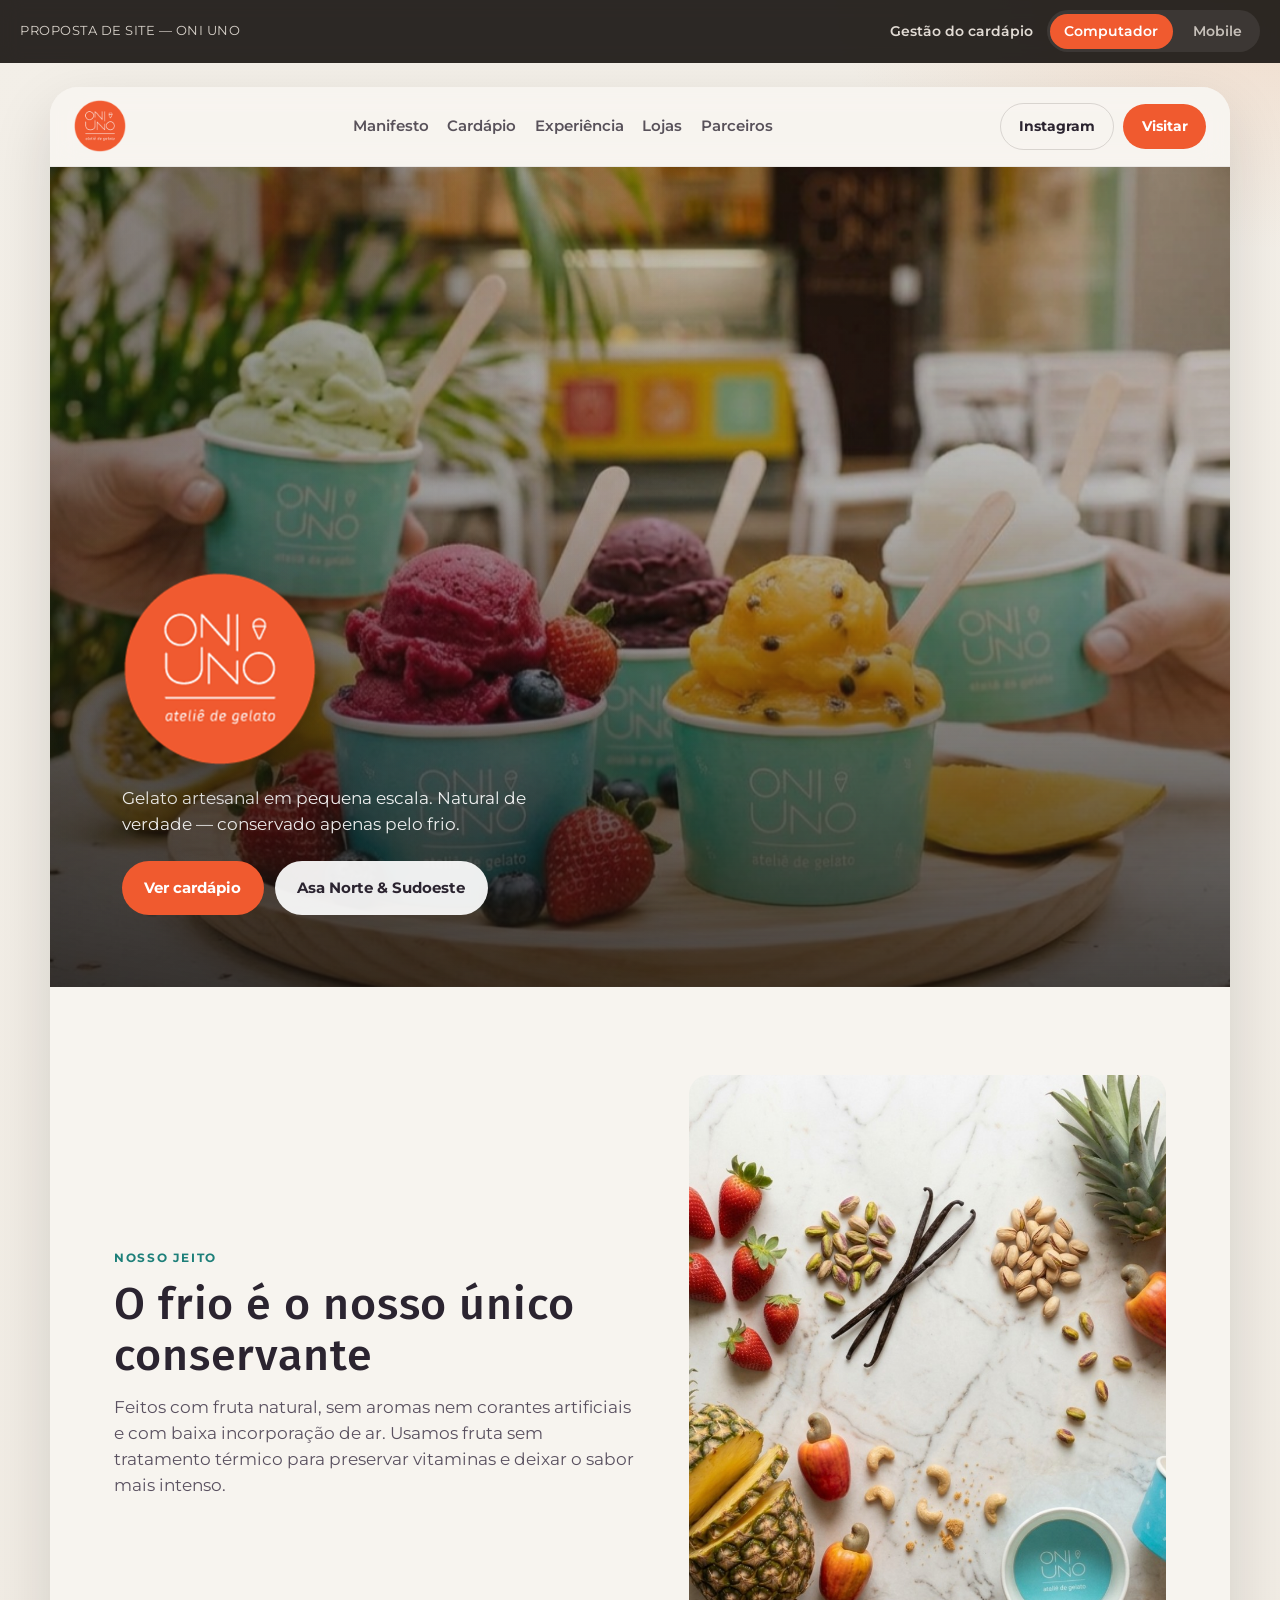
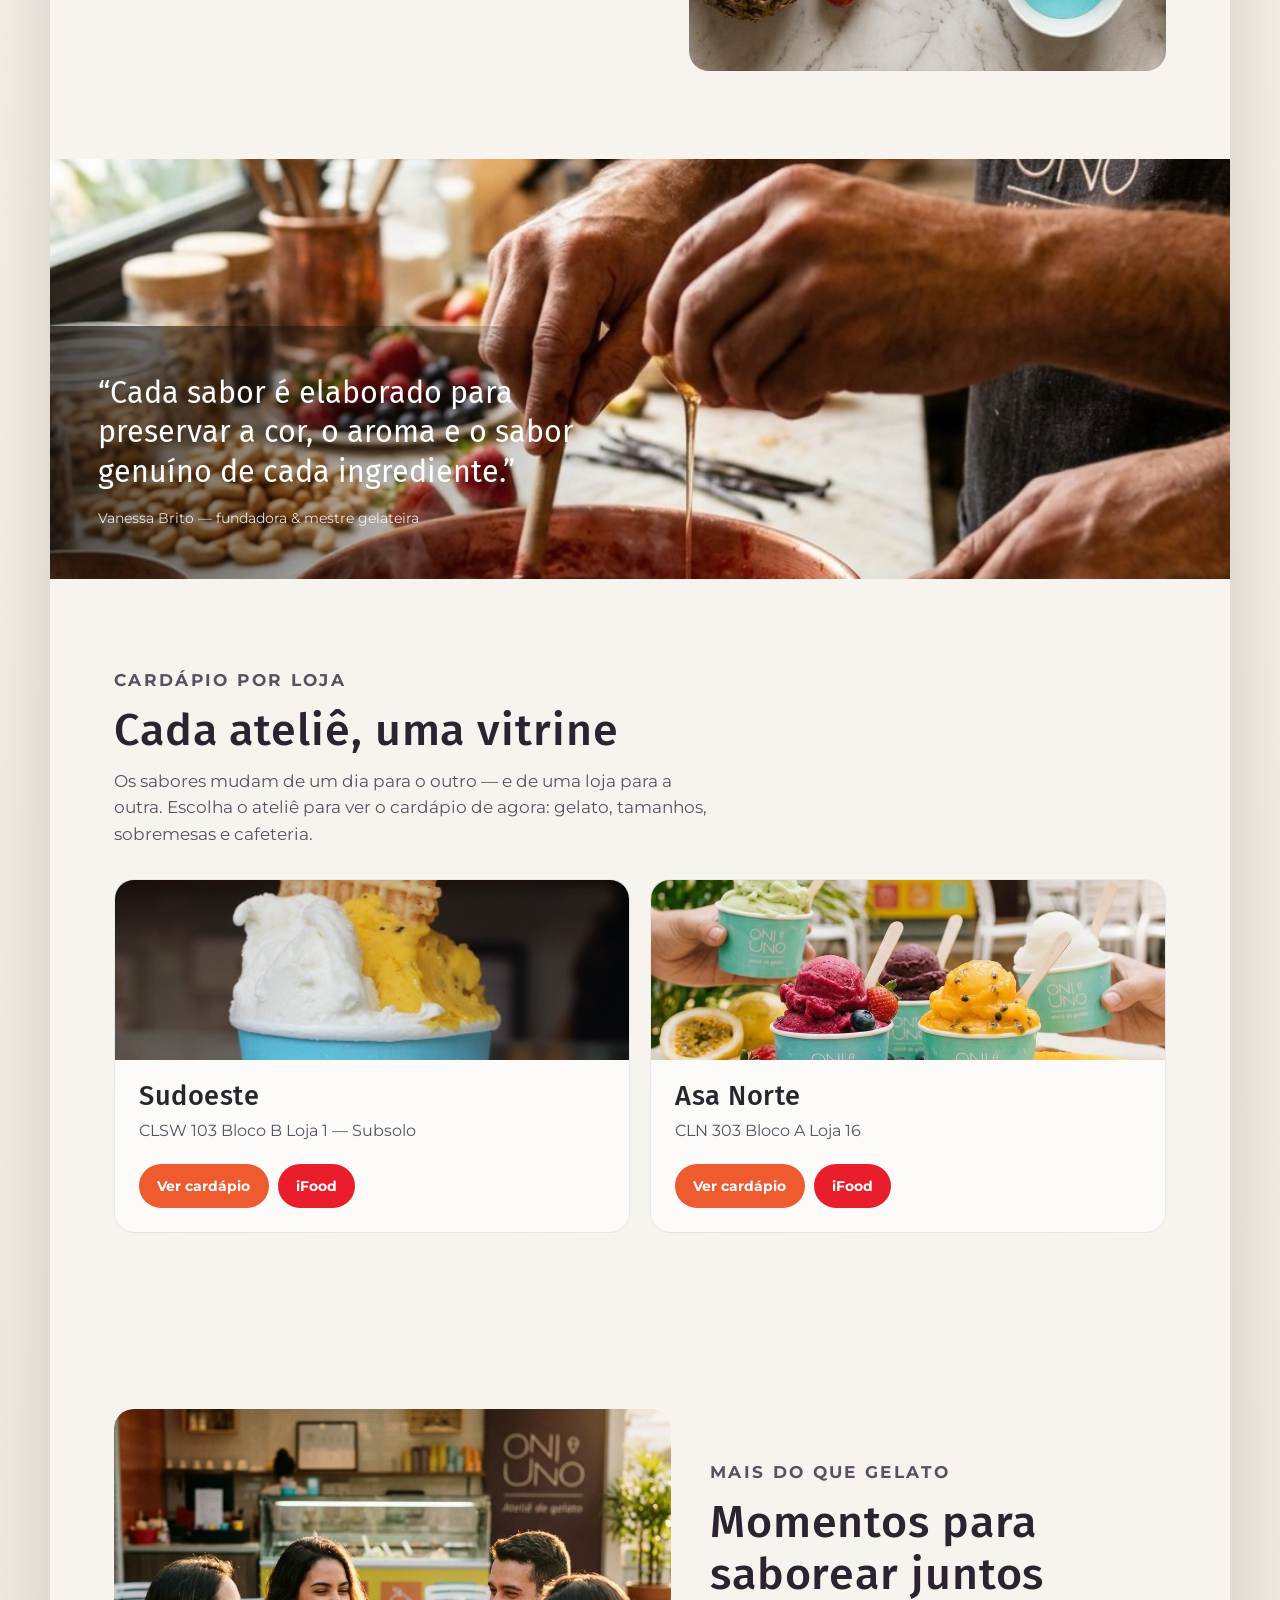
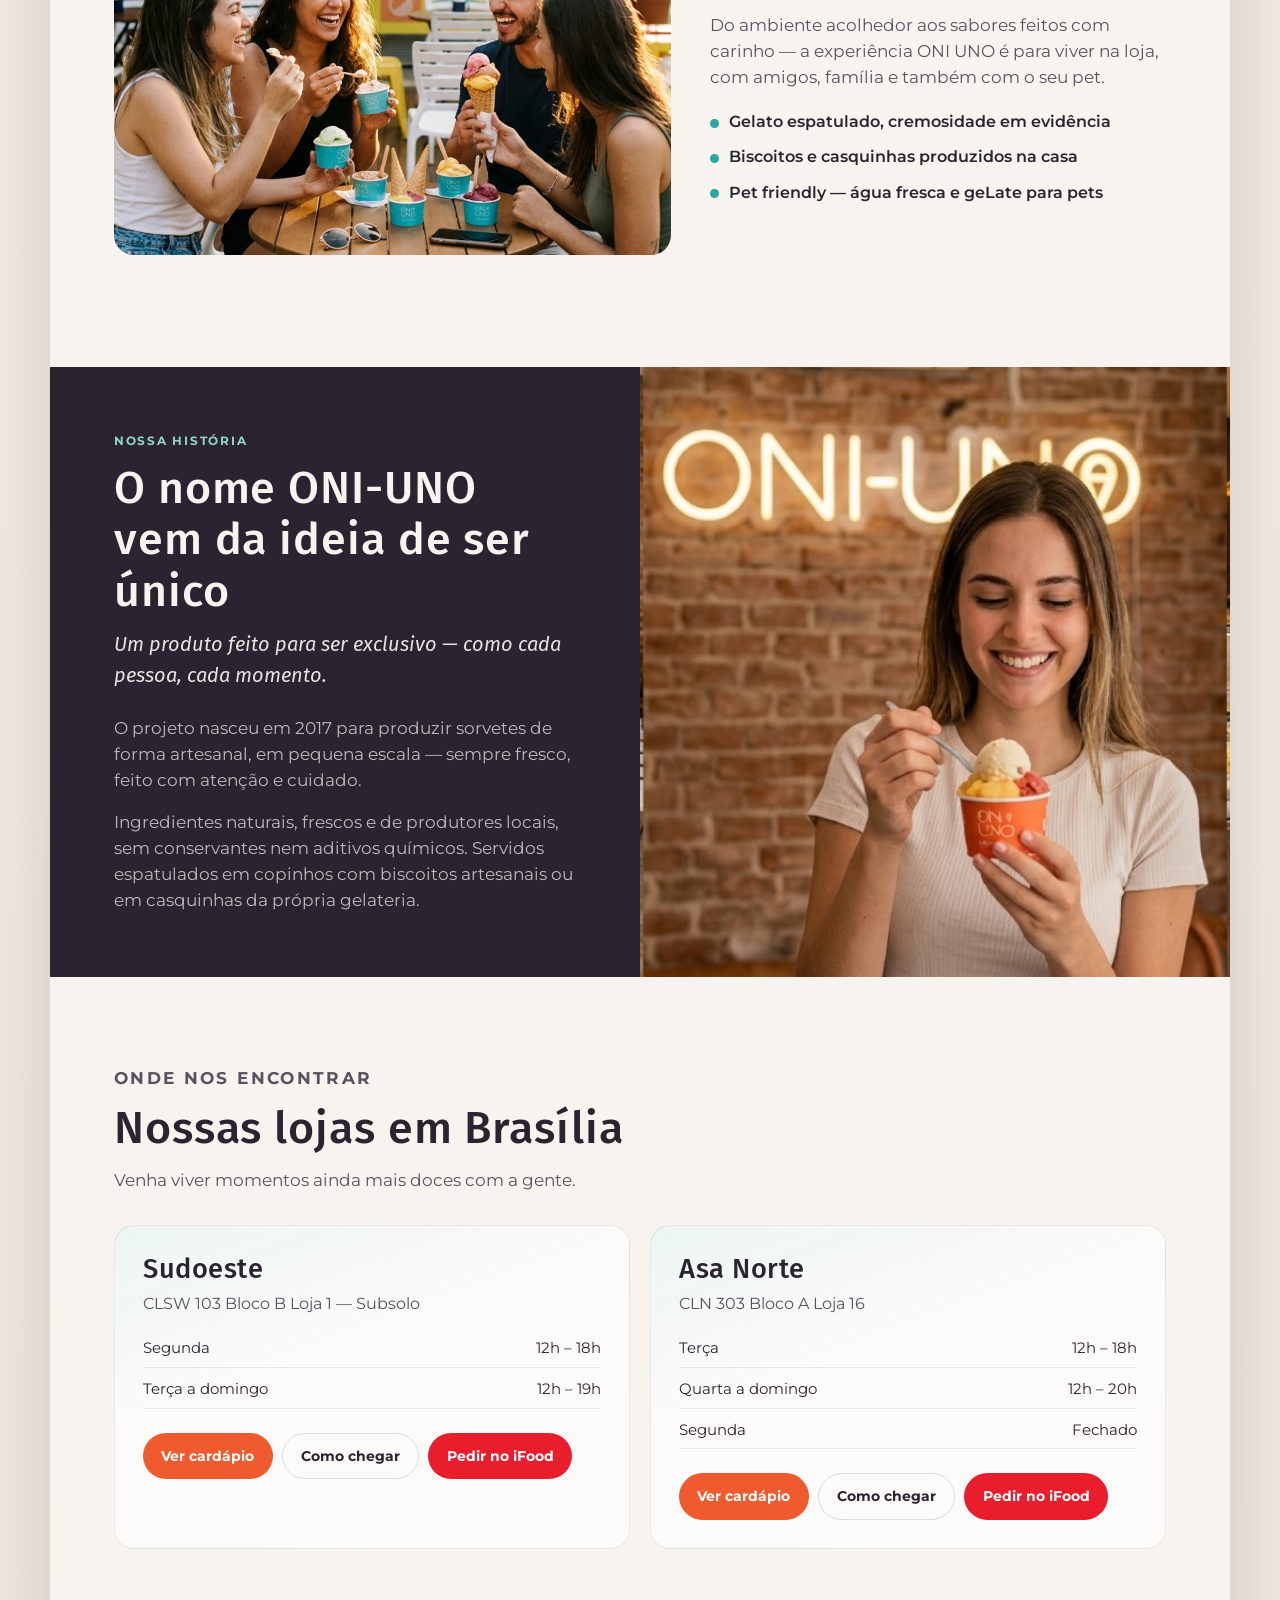
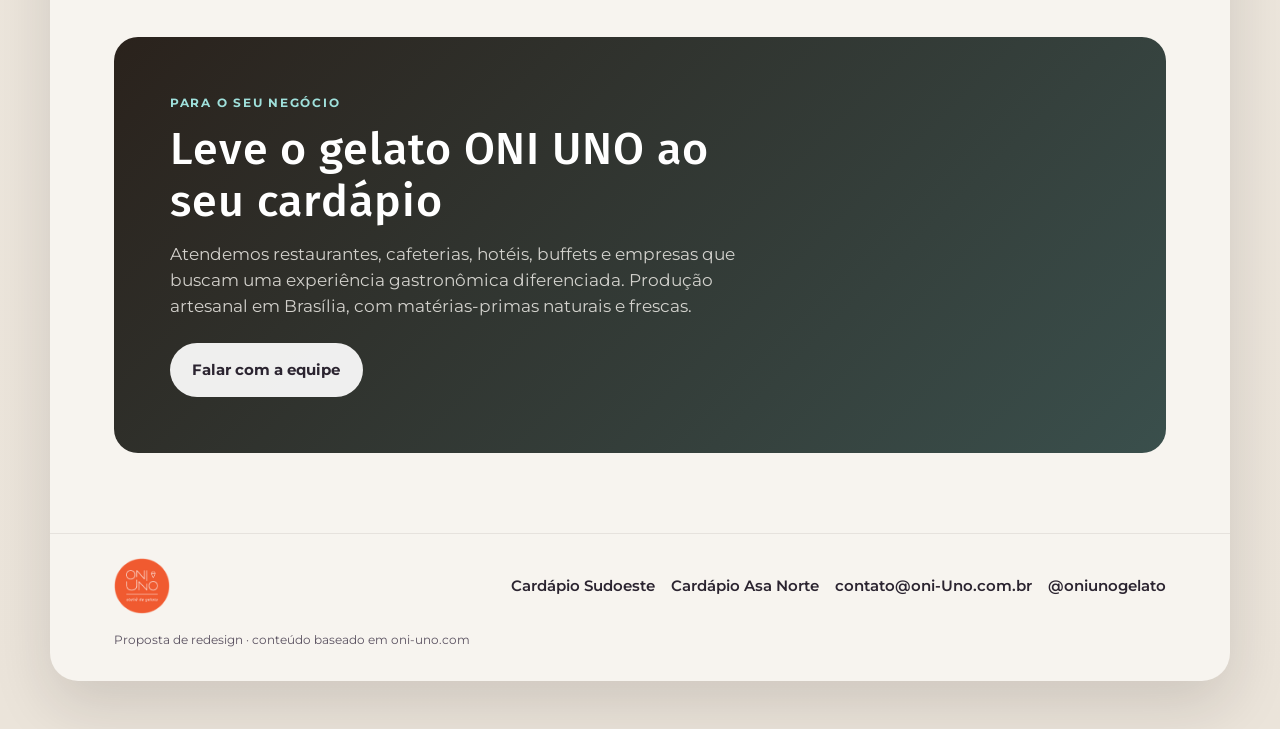
<file: index.html>
<!DOCTYPE html>
<html lang="pt-BR">
<head>
  <meta charset="UTF-8" />
  <meta name="viewport" content="width=device-width, initial-scale=1.0" />
  <title>ONI UNO — Ateliê de Gelato | Proposta de Site</title>
  <meta name="description" content="Gelato artesanal em Brasília. Feito em pequena escala, com ingredientes naturais. O frio é o nosso único conservante." />
  <link rel="preconnect" href="https://fonts.googleapis.com" />
  <link rel="preconnect" href="https://fonts.gstatic.com" crossorigin />
  <link href="https://fonts.googleapis.com/css2?family=Fira+Sans:ital,wght@0,300;0,400;0,500;0,600;0,700;1,400;1,500&family=Montserrat:ital,wght@0,300;0,400;0,500;0,600;0,700;1,400&display=swap" rel="stylesheet" />
  <meta http-equiv="Cache-Control" content="no-cache, no-store, must-revalidate" />
  <link rel="stylesheet" href="styles.css?v=14" />
</head>
<body>
  <div class="proposal-bar" role="region" aria-label="Controles da proposta">
    <span class="proposal-bar__label">Proposta de site — ONI UNO</span>
    <div class="proposal-bar__right">
      <a class="proposal-bar__link" href="gestao.html">Gestão do cardápio</a>
      <div class="proposal-bar__toggles" role="group" aria-label="Pré-visualizar layout">
        <button type="button" class="proposal-bar__btn is-active" data-viewport="desktop">Computador</button>
        <button type="button" class="proposal-bar__btn" data-viewport="mobile">Mobile</button>
      </div>
    </div>
  </div>

  <div class="viewport-shell" data-viewport="desktop">
    <div class="site-frame">
      <header class="site-header" id="topo">
        <a class="logo" href="#topo" aria-label="ONI UNO — início">
          <img class="logo__img" src="images/logo-oni-uno.png" alt="ONI UNO ateliê de gelato" width="52" height="52" />
        </a>

        <nav class="nav" aria-label="Principal">
          <a href="#manifesto">Manifesto</a>
          <a href="#cardapio">Cardápio</a>
          <a href="#experiencia">Experiência</a>
          <a href="#lojas">Lojas</a>
          <a href="#parceiros">Parceiros</a>
        </nav>

        <div class="header-actions">
          <a class="btn btn--ghost" href="https://www.instagram.com/oniunogelato" target="_blank" rel="noopener">Instagram</a>
          <a class="btn btn--solid" href="#lojas">Visitar</a>
          <button type="button" class="nav-toggle" aria-label="Abrir menu" aria-expanded="false">
            <span></span><span></span>
          </button>
        </div>
      </header>

      <div class="mobile-nav" hidden>
        <a href="#manifesto">Manifesto</a>
        <a href="#cardapio">Cardápio</a>
        <a href="#experiencia">Experiência</a>
        <a href="#lojas">Lojas</a>
        <a href="#parceiros">Parceiros</a>
        <a class="btn btn--solid" href="#lojas">Visitar uma loja</a>
      </div>

      <main>
        <!-- HERO: brand-first, full-bleed, minimal -->
        <section class="hero">
          <div class="hero__media" aria-hidden="true">
            <img src="images/lifestyle-mesa.jpg" alt="" class="hero__img" />
            <div class="hero__veil"></div>
          </div>
          <div class="hero__content">
            <h1 class="hero__brand">
              <img class="hero__logo" src="images/logo-oni-uno.png" alt="ONI UNO ateliê de gelato" width="196" height="196" />
            </h1>
            <p class="hero__lead">Gelato artesanal em pequena escala. Natural de verdade — conservado apenas pelo frio.</p>
            <div class="hero__cta">
              <a class="btn btn--solid btn--lg" href="#cardapio">Ver cardápio</a>
              <a class="btn btn--light btn--lg" href="#lojas">Asa Norte &amp; Sudoeste</a>
            </div>
          </div>
        </section>

        <section class="manifesto" id="manifesto">
          <div class="manifesto__copy reveal">
            <p class="eyebrow">Nosso jeito</p>
            <h2>O frio é o nosso único conservante</h2>
            <p>Feitos com fruta natural, sem aromas nem corantes artificiais e com baixa incorporação de ar. Usamos fruta sem tratamento térmico para preservar vitaminas e deixar o sabor mais intenso.</p>
          </div>
          <figure class="manifesto__figure reveal">
            <img src="images/ingredientes.jpg" alt="Ingredientes frescos e copinhos ONI UNO sobre mármore" />
          </figure>
        </section>

        <section class="story-strip reveal">
          <img src="images/cozinha.jpg" alt="Preparação artesanal de base de frutas em panela de cobre" />
          <blockquote>
            <p>“Cada sabor é elaborado para preservar a cor, o aroma e o sabor genuíno de cada ingrediente.”</p>
            <cite>Vanessa Brito — fundadora &amp; mestre gelateira</cite>
          </blockquote>
        </section>

        <section class="cardapio-hub" id="cardapio">
          <div class="section-head reveal">
            <p class="eyebrow">Cardápio por loja</p>
            <h2>Cada ateliê, uma vitrine</h2>
            <p>Os sabores mudam de um dia para o outro — e de uma loja para a outra. Escolha o ateliê para ver o cardápio de agora: gelato, tamanhos, sobremesas e cafeteria.</p>
          </div>

          <div class="store-grid reveal">
            <article class="store store--menu">
              <img src="images/copinho.jpg" alt="Gelato da loja Sudoeste" />
              <div>
                <h3>Sudoeste</h3>
                <p class="store__addr">CLSW 103 Bloco B Loja 1 — Subsolo</p>
                <div class="store__actions">
                  <a class="btn btn--solid" href="cardapio-sudoeste.html">Ver cardápio</a>
                  <a class="btn btn--ifood" href="https://www.ifood.com.br/delivery/brasilia-df/oni-uno-gelato---sorvete-sudoeste-setor-sudoeste/a16ed348-624a-4c3f-95b3-22ea90a01055" target="_blank" rel="noopener">iFood</a>
                </div>
              </div>
            </article>
            <article class="store store--menu">
              <img src="images/lifestyle-mesa.jpg" alt="Gelato da loja Asa Norte" />
              <div>
                <h3>Asa Norte</h3>
                <p class="store__addr">CLN 303 Bloco A Loja 16</p>
                <div class="store__actions">
                  <a class="btn btn--solid" href="cardapio-asa-norte.html">Ver cardápio</a>
                  <a class="btn btn--ifood" href="https://www.ifood.com.br/delivery/brasilia-df/oni-uno-gelato---sorvete-asa-norte-asa-norte/f6c8bb5d-3c3e-4d44-b9ca-97238064ccbe" target="_blank" rel="noopener">iFood</a>
                </div>
              </div>
            </article>
          </div>
        </section>

        <section class="experiencia" id="experiencia">
          <div class="exp-grid">
            <figure class="exp-media reveal">
              <img src="images/amigos.jpg" alt="Amigos compartilhando gelato na área externa" />
            </figure>
            <div class="exp-copy reveal">
              <p class="eyebrow">Mais do que gelato</p>
              <h2>Momentos para saborear juntos</h2>
              <p>Do ambiente acolhedor aos sabores feitos com carinho — a experiência ONI UNO é para viver na loja, com amigos, família e também com o seu pet.</p>
              <ul class="exp-list">
                <li>Gelato espatulado, cremosidade em evidência</li>
                <li>Biscoitos e casquinhas produzidos na casa</li>
                <li>Pet friendly — água fresca e geLate para pets</li>
              </ul>
            </div>
          </div>
        </section>

        <section class="historia" id="historia">
          <div class="historia__inner reveal">
            <p class="eyebrow">Nossa história</p>
            <h2>O nome ONI-UNO vem da ideia de ser único</h2>
            <p class="historia__lead">Um produto feito para ser exclusivo — como cada pessoa, cada momento.</p>
            <div class="historia__columns">
              <p>O projeto nasceu em 2017 para produzir sorvetes de forma artesanal, em pequena escala — sempre fresco, feito com atenção e cuidado.</p>
              <p>Ingredientes naturais, frescos e de produtores locais, sem conservantes nem aditivos químicos. Servidos espatulados em copinhos com biscoitos artesanais ou em casquinhas da própria gelateria.</p>
            </div>
          </div>
          <figure class="historia__visual reveal">
            <img src="images/loja-collage.jpg" alt="Ambiente da loja ONI UNO com neon e atendimento" />
          </figure>
        </section>

        <section class="lojas" id="lojas">
          <div class="section-head reveal">
            <p class="eyebrow">Onde nos encontrar</p>
            <h2>Nossas lojas em Brasília</h2>
            <p>Venha viver momentos ainda mais doces com a gente.</p>
          </div>

          <div class="store-grid reveal">
            <article class="store">
              <h3>Sudoeste</h3>
              <p class="store__addr">CLSW 103 Bloco B Loja 1 — Subsolo</p>
              <ul class="store__hours">
                <li><span>Segunda</span><span>12h – 18h</span></li>
                <li><span>Terça a domingo</span><span>12h – 19h</span></li>
              </ul>
              <div class="store__actions">
                <a class="btn btn--solid" href="cardapio-sudoeste.html">Ver cardápio</a>
                <a class="btn btn--ghost" href="https://maps.google.com/?q=CLSW+103+Bloco+B+Loja+1+Sudoeste+Brasília" target="_blank" rel="noopener">Como chegar</a>
                <a class="btn btn--ifood" href="https://www.ifood.com.br/delivery/brasilia-df/oni-uno-gelato---sorvete-sudoeste-setor-sudoeste/a16ed348-624a-4c3f-95b3-22ea90a01055" target="_blank" rel="noopener">Pedir no iFood</a>
              </div>
            </article>
            <article class="store">
              <h3>Asa Norte</h3>
              <p class="store__addr">CLN 303 Bloco A Loja 16</p>
              <ul class="store__hours">
                <li><span>Terça</span><span>12h – 18h</span></li>
                <li><span>Quarta a domingo</span><span>12h – 20h</span></li>
                <li><span>Segunda</span><span>Fechado</span></li>
              </ul>
              <div class="store__actions">
                <a class="btn btn--solid" href="cardapio-asa-norte.html">Ver cardápio</a>
                <a class="btn btn--ghost" href="https://maps.google.com/?q=CLN+303+Bloco+A+Loja+16+Asa+Norte+Brasília" target="_blank" rel="noopener">Como chegar</a>
                <a class="btn btn--ifood" href="https://www.ifood.com.br/delivery/brasilia-df/oni-uno-gelato---sorvete-asa-norte-asa-norte/f6c8bb5d-3c3e-4d44-b9ca-97238064ccbe" target="_blank" rel="noopener">Pedir no iFood</a>
              </div>
            </article>
          </div>
        </section>

        <section class="parceiros" id="parceiros">
          <div class="parceiros__inner reveal">
            <div class="parceiros__copy">
              <p class="eyebrow">Para o seu negócio</p>
              <h2>Leve o gelato ONI UNO ao seu cardápio</h2>
              <p>Atendemos restaurantes, cafeterias, hotéis, buffets e empresas que buscam uma experiência gastronômica diferenciada. Produção artesanal em Brasília, com matérias-primas naturais e frescas.</p>
              <button class="btn btn--light btn--lg" type="button" data-open-contato>Falar com a equipe</button>
            </div>
          </div>
        </section>
      </main>

      <footer class="site-footer">
        <div class="footer__brand">
          <img class="logo__img" src="images/logo-oni-uno.png" alt="ONI UNO ateliê de gelato" width="56" height="56" />
        </div>
        <div class="footer__meta">
          <a href="cardapio-sudoeste.html">Cardápio Sudoeste</a>
          <a href="cardapio-asa-norte.html">Cardápio Asa Norte</a>
          <a href="mailto:contato@oni-Uno.com.br">contato@oni-Uno.com.br</a>
          <a href="https://www.instagram.com/oniunogelato" target="_blank" rel="noopener">@oniunogelato</a>
        </div>
        <p class="footer__note">Proposta de redesign · conteúdo baseado em oni-uno.com</p>
      </footer>
    </div>
  </div>

  <div class="contact-modal" id="contato-dialog" hidden>
    <button class="contact-modal__backdrop" type="button" data-close-contato aria-label="Fechar formulário"></button>
    <div class="contact-dialog" role="dialog" aria-modal="true" aria-labelledby="contato-title">
      <form class="contact-dialog__form" id="contato-form">
        <button class="contact-dialog__close" type="button" data-close-contato aria-label="Fechar">×</button>
        <p class="eyebrow">Clientes</p>
        <h2 id="contato-title">Preencha o formulário</h2>
        <p>Nossa equipe terá o prazer de visitá-lo e apresentar uma amostra dos nossos sorvetes.</p>

        <div class="contact-dialog__grid">
          <label>
            Nome
            <input type="text" name="nome" autocomplete="name" required />
          </label>
          <label>
            Telefone
            <input type="tel" name="telefone" autocomplete="tel" inputmode="tel" required />
          </label>
          <label class="contact-dialog__full">
            Nome da empresa
            <input type="text" name="empresa" autocomplete="organization" required />
          </label>
          <label class="contact-dialog__full">
            Email
            <input type="email" name="email" autocomplete="email" required />
          </label>
          <label class="contact-dialog__full">
            Mensagem
            <textarea name="mensagem" rows="4"></textarea>
          </label>
        </div>

        <input type="text" name="_honey" class="contact-dialog__honey" tabindex="-1" autocomplete="off" aria-hidden="true" />

        <p class="contact-dialog__status" id="contato-status" role="status" hidden></p>

        <div class="contact-dialog__actions">
          <button class="btn btn--ghost" type="button" data-close-contato>Cancelar</button>
          <button class="btn btn--solid" type="submit" id="contato-submit">Enviar</button>
        </div>
      </form>
    </div>
  </div>

  <script src="script.js?v=14"></script>
</body>
</html>
</file>
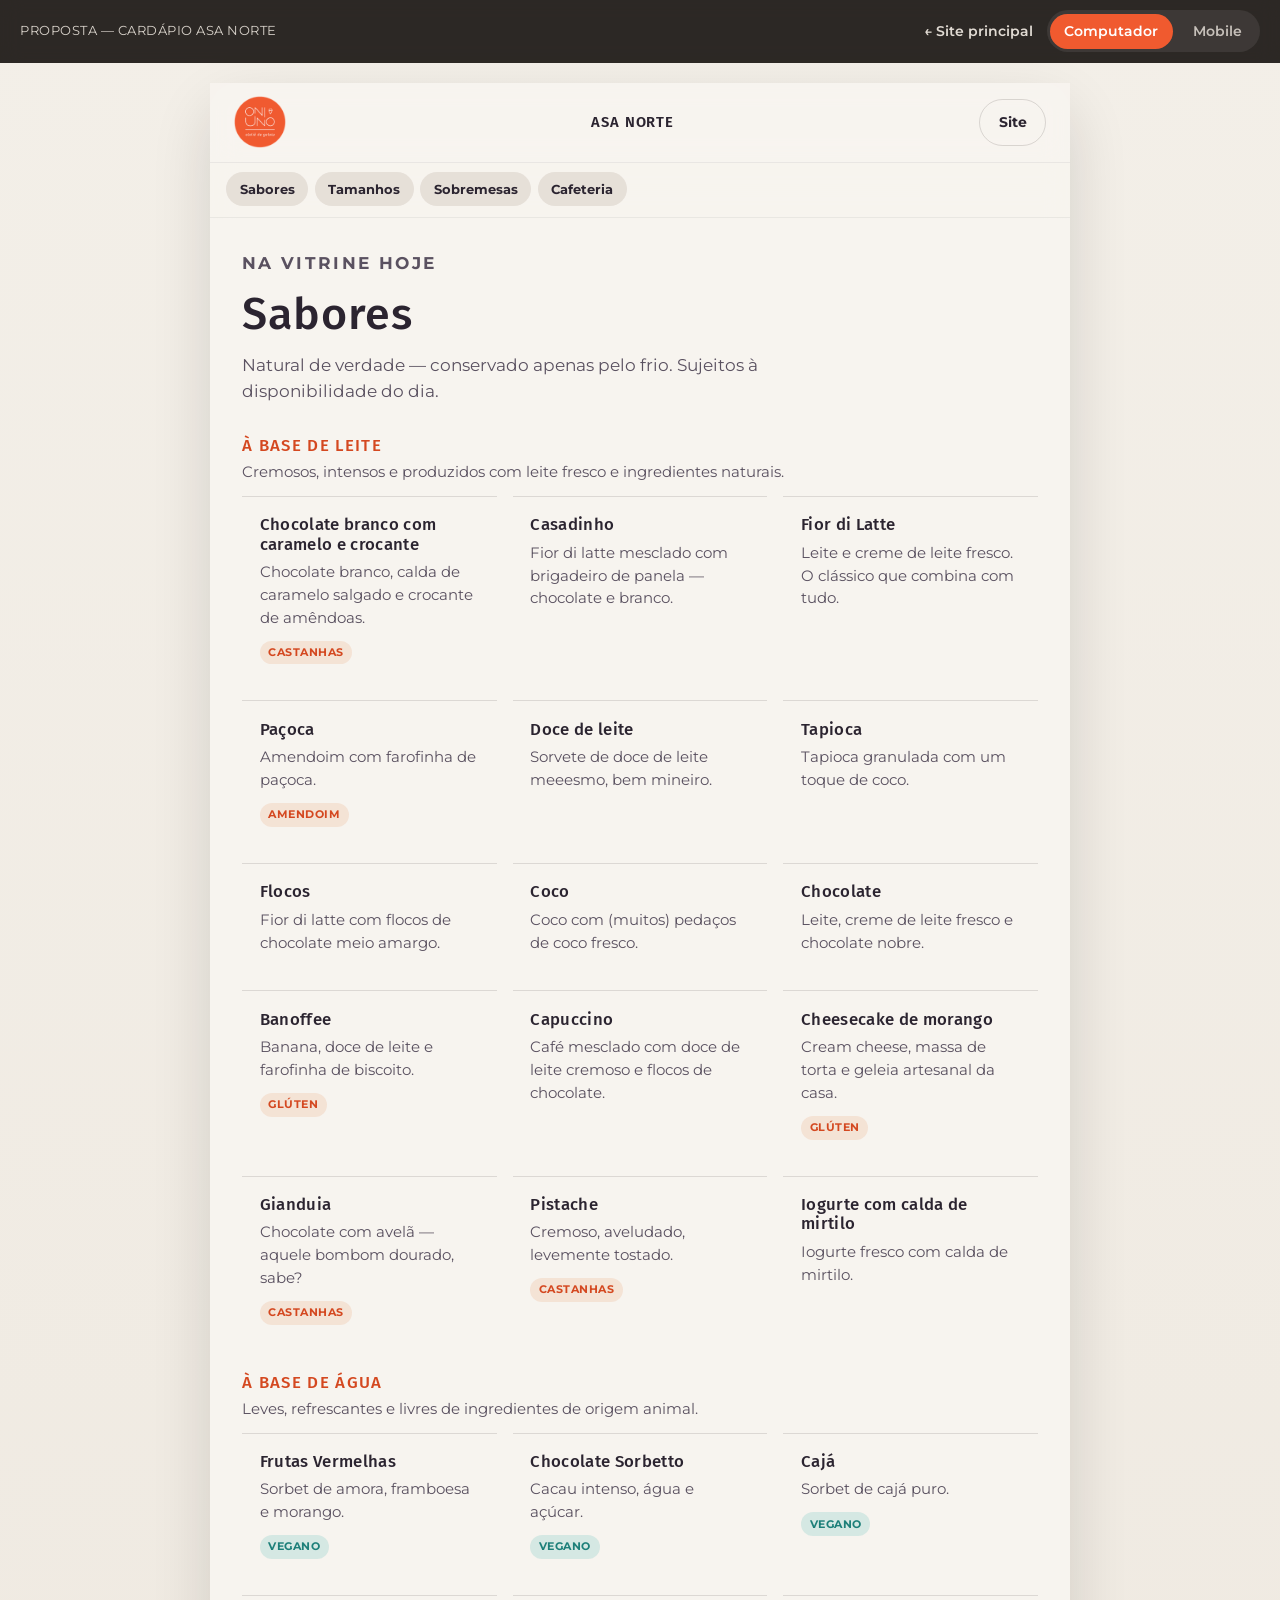
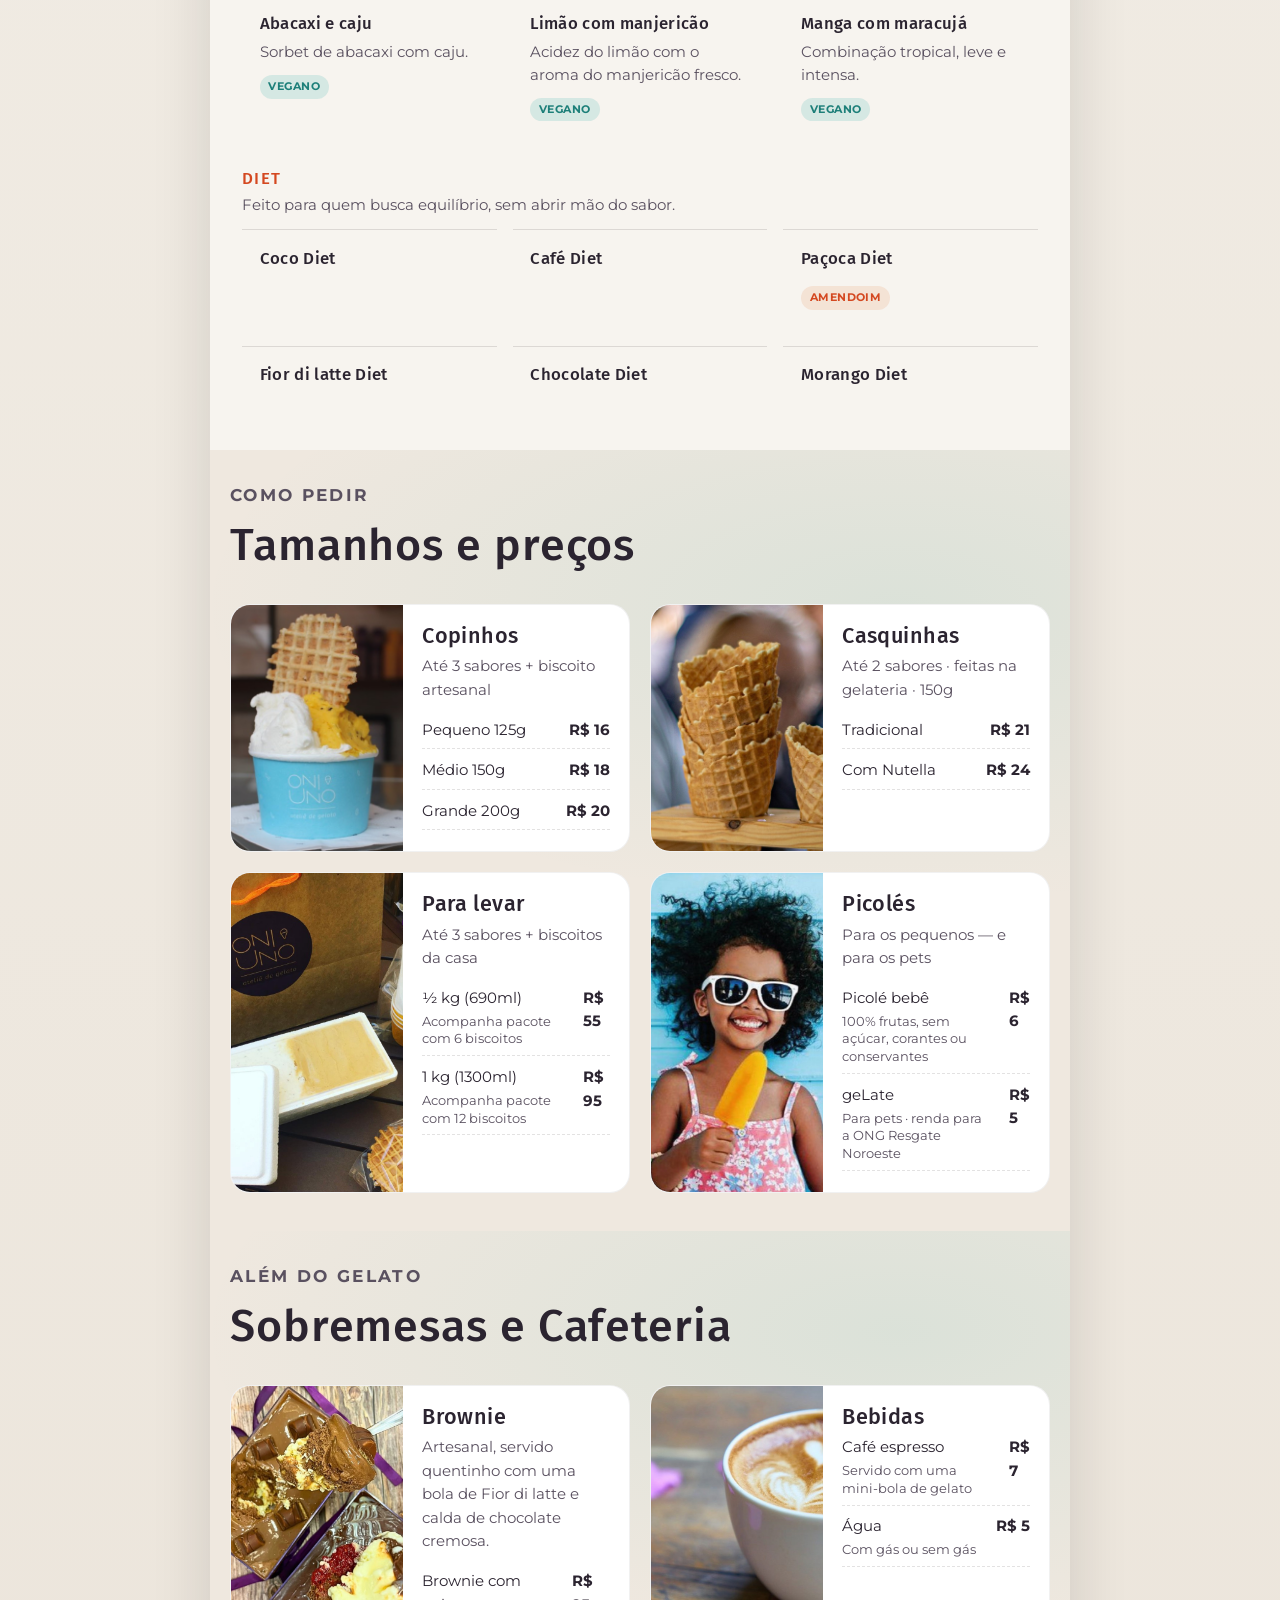
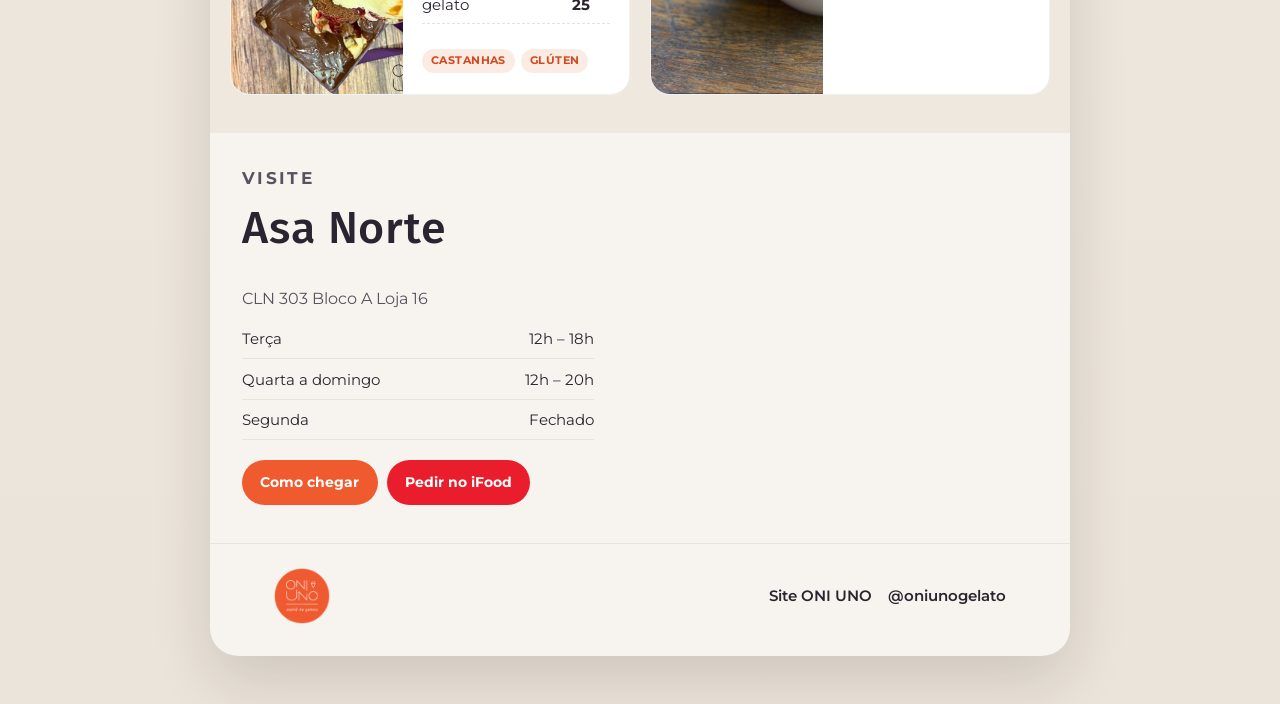
<file: cardapio-asa-norte.html>
<!DOCTYPE html>
<html lang="pt-BR">
<head>
  <meta charset="UTF-8" />
  <meta name="viewport" content="width=device-width, initial-scale=1.0" />
  <title>Cardápio Asa Norte — ONI UNO</title>
  <meta name="description" content="Cardápio da loja Asa Norte: sabores, tamanhos, sobremesas e cafeteria. Gelato artesanal em Brasília." />
  <link rel="canonical" href="cardapio-asa-norte.html" />
  <link rel="preconnect" href="https://fonts.googleapis.com" />
  <link rel="preconnect" href="https://fonts.gstatic.com" crossorigin />
  <link href="https://fonts.googleapis.com/css2?family=Fira+Sans:ital,wght@0,300;0,400;0,500;0,600;0,700;1,400;1,500&family=Montserrat:ital,wght@0,300;0,400;0,500;0,600;0,700;1,400&display=swap" rel="stylesheet" />
  <meta http-equiv="Cache-Control" content="no-cache, no-store, must-revalidate" />
  <link rel="stylesheet" href="styles.css?v=15" />
</head>
<body class="page-menu" data-store="asa-norte">
  <div class="proposal-bar" role="region" aria-label="Controles da proposta">
    <span class="proposal-bar__label">Proposta — cardápio Asa Norte</span>
    <div class="proposal-bar__right">
      <a class="proposal-bar__link" href="index.html">← Site principal</a>
      <div class="proposal-bar__toggles" role="group" aria-label="Pré-visualizar layout">
        <button type="button" class="proposal-bar__btn is-active" data-viewport="desktop">Computador</button>
        <button type="button" class="proposal-bar__btn" data-viewport="mobile">Mobile</button>
      </div>
    </div>
  </div>

  <div class="viewport-shell" data-viewport="desktop">
  <div class="site-frame menu-shell">
    <header class="site-header menu-header" id="topo">
      <a class="logo" href="index.html" aria-label="ONI UNO — início">
        <img class="logo__img" src="images/logo-oni-uno.png" alt="ONI UNO ateliê de gelato" width="52" height="52" />
      </a>
      <p class="menu-header__store">Asa Norte</p>
      <div class="header-actions">
        <a class="btn btn--ghost" href="index.html">Site</a>
      </div>
    </header>

    <nav class="menu-jump" aria-label="Seções do cardápio">
      <a href="#sabores">Sabores</a>
      <a href="#tamanhos">Tamanhos</a>
      <a href="#sobremesas">Sobremesas</a>
      <a href="#cafeteria">Cafeteria</a>
    </nav>

    <main>
      <div id="cardapio-root">
        <section class="menu-block">
          <p class="menu-empty">Carregando cardápio…</p>
        </section>
      </div>
    </main>

    <footer class="site-footer">
      <div class="footer__brand">
        <img class="logo__img" src="images/logo-oni-uno.png" alt="ONI UNO ateliê de gelato" width="56" height="56" />
      </div>
      <div class="footer__meta">
        <a href="index.html">Site ONI UNO</a>
        <a href="https://www.instagram.com/oniunogelato" target="_blank" rel="noopener">@oniunogelato</a>
      </div>
    </footer>
  </div>
  </div>

  <script src="script.js?v=15"></script>
  <script src="js/cardapio-store.js?v=15"></script>
  <script src="js/cardapio-render.js?v=15"></script>
</body>
</html>
</file>
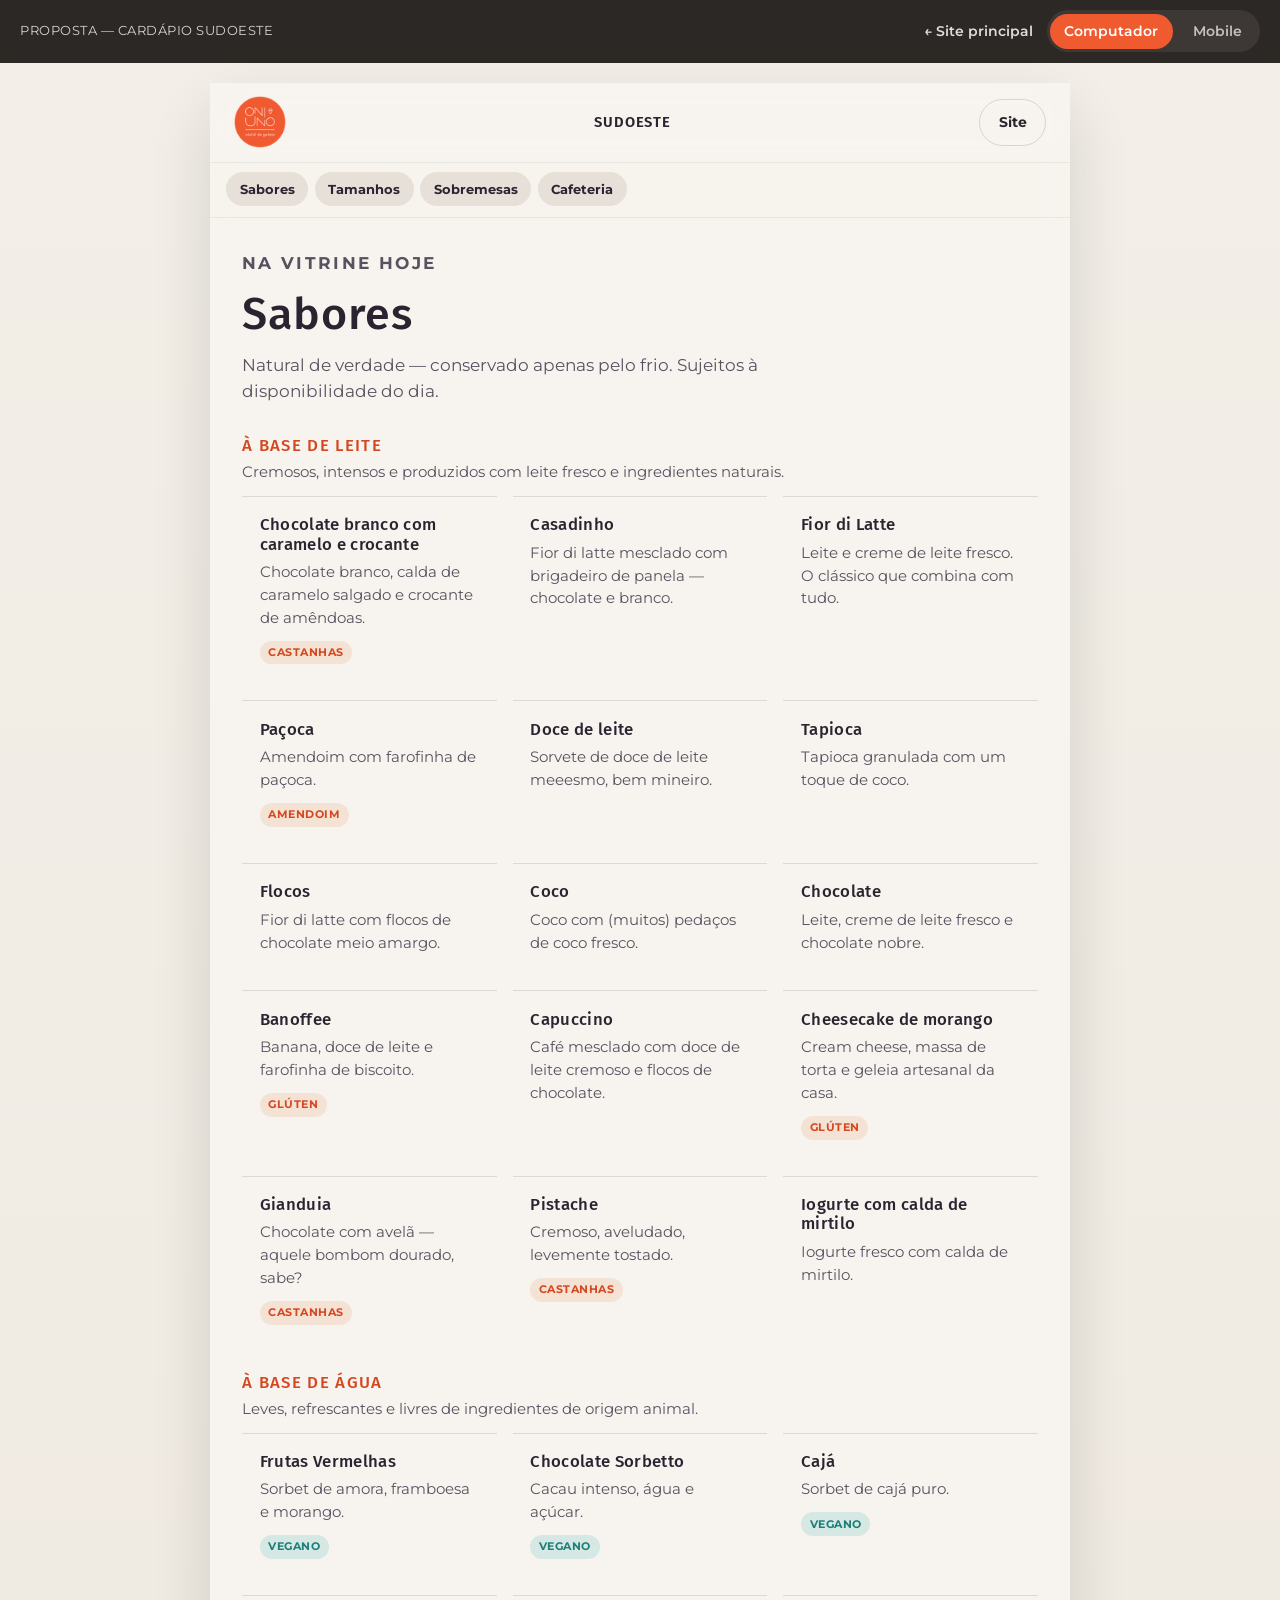
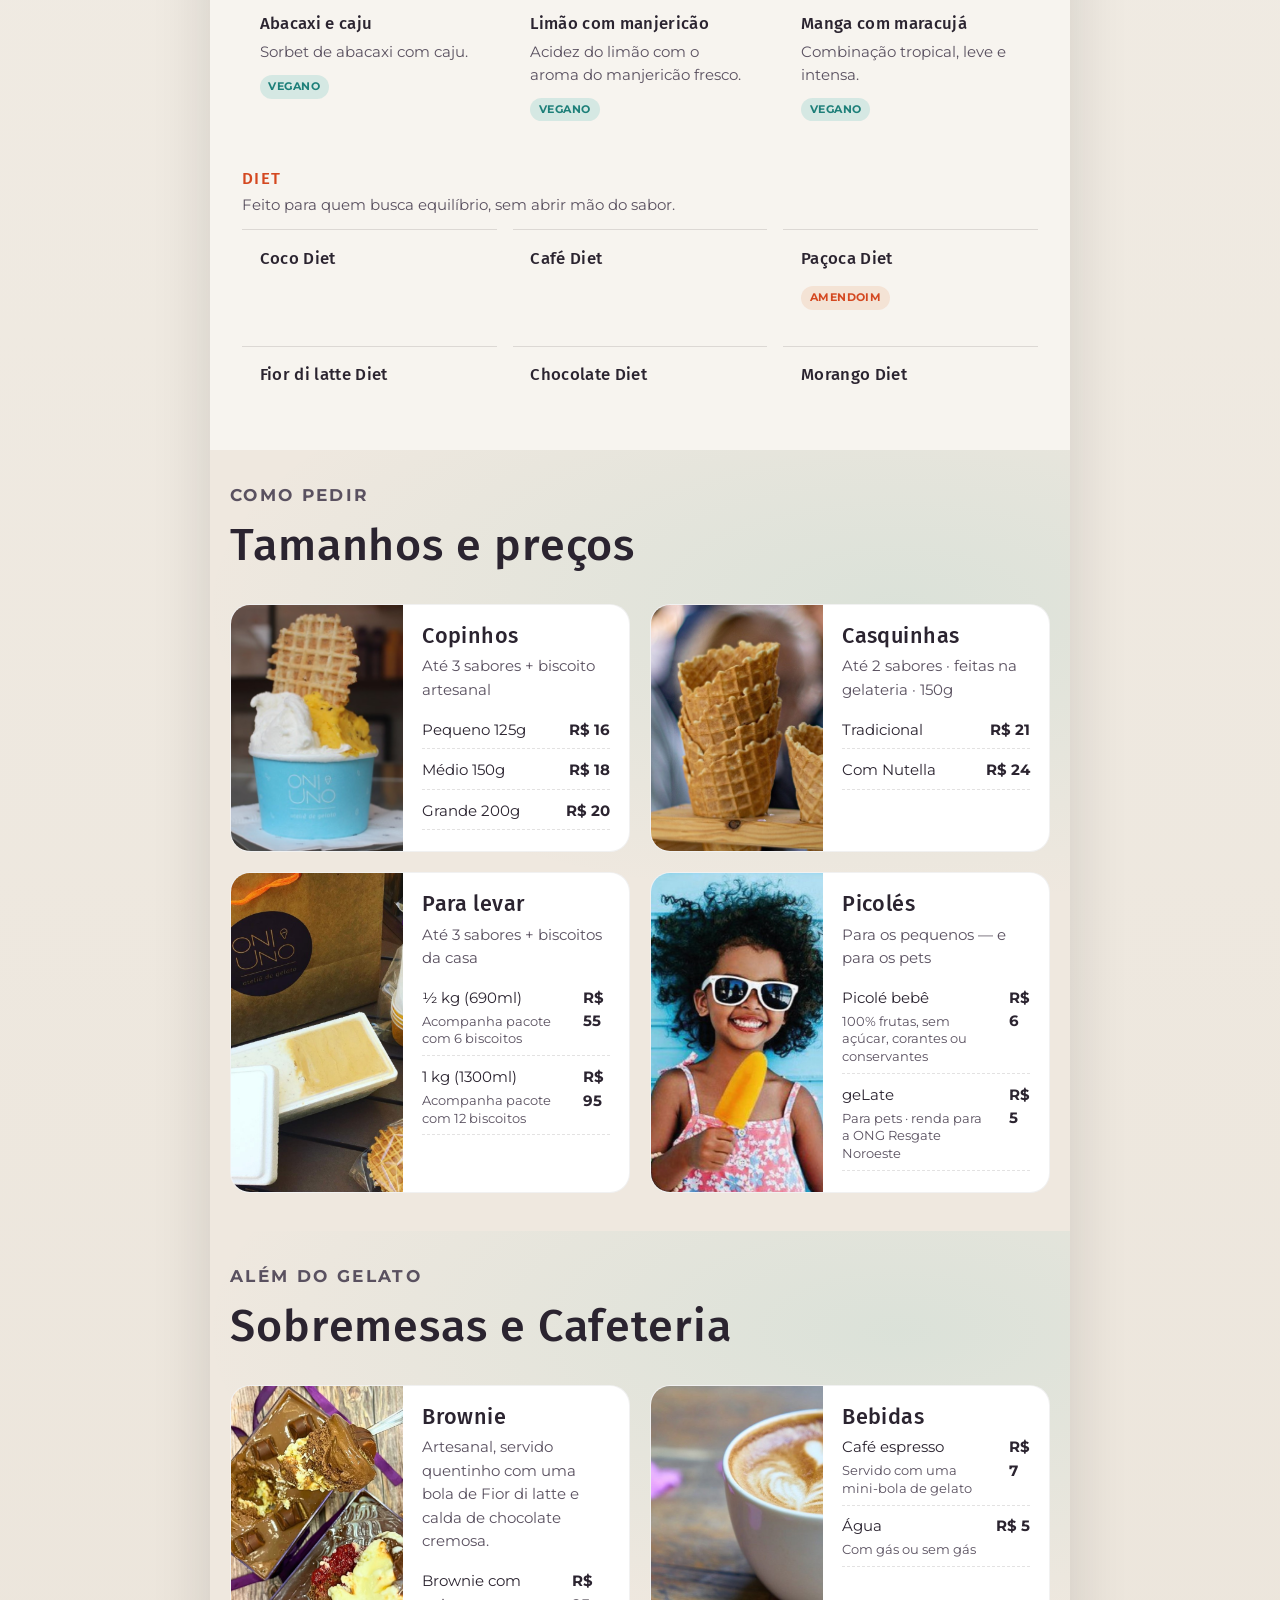
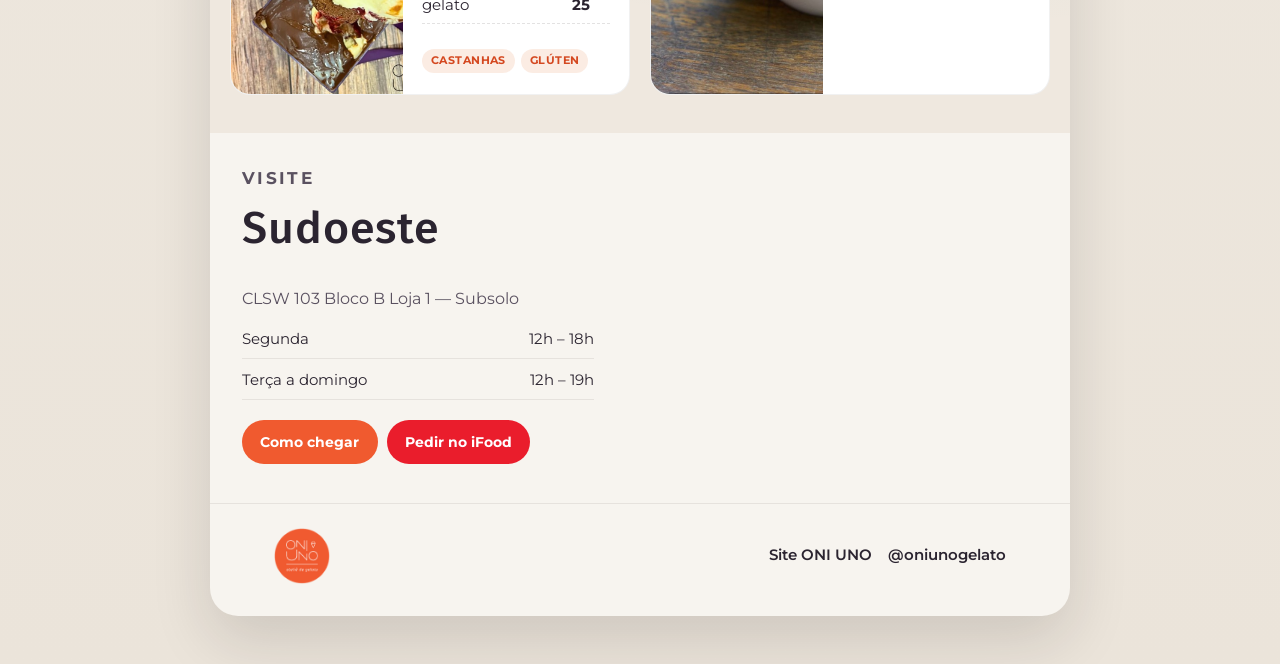
<file: cardapio-sudoeste.html>
<!DOCTYPE html>
<html lang="pt-BR">
<head>
  <meta charset="UTF-8" />
  <meta name="viewport" content="width=device-width, initial-scale=1.0" />
  <title>Cardápio Sudoeste — ONI UNO</title>
  <meta name="description" content="Cardápio da loja Sudoeste: sabores, tamanhos, sobremesas e cafeteria. Gelato artesanal em Brasília." />
  <link rel="canonical" href="cardapio-sudoeste.html" />
  <link rel="preconnect" href="https://fonts.googleapis.com" />
  <link rel="preconnect" href="https://fonts.gstatic.com" crossorigin />
  <link href="https://fonts.googleapis.com/css2?family=Fira+Sans:ital,wght@0,300;0,400;0,500;0,600;0,700;1,400;1,500&family=Montserrat:ital,wght@0,300;0,400;0,500;0,600;0,700;1,400&display=swap" rel="stylesheet" />
  <meta http-equiv="Cache-Control" content="no-cache, no-store, must-revalidate" />
  <link rel="stylesheet" href="styles.css?v=15" />
</head>
<body class="page-menu" data-store="sudoeste">
  <div class="proposal-bar" role="region" aria-label="Controles da proposta">
    <span class="proposal-bar__label">Proposta — cardápio Sudoeste</span>
    <div class="proposal-bar__right">
      <a class="proposal-bar__link" href="index.html">← Site principal</a>
      <div class="proposal-bar__toggles" role="group" aria-label="Pré-visualizar layout">
        <button type="button" class="proposal-bar__btn is-active" data-viewport="desktop">Computador</button>
        <button type="button" class="proposal-bar__btn" data-viewport="mobile">Mobile</button>
      </div>
    </div>
  </div>

  <div class="viewport-shell" data-viewport="desktop">
  <div class="site-frame menu-shell">
    <header class="site-header menu-header" id="topo">
      <a class="logo" href="index.html" aria-label="ONI UNO — início">
        <img class="logo__img" src="images/logo-oni-uno.png" alt="ONI UNO ateliê de gelato" width="52" height="52" />
      </a>
      <p class="menu-header__store">Sudoeste</p>
      <div class="header-actions">
        <a class="btn btn--ghost" href="index.html">Site</a>
      </div>
    </header>

    <nav class="menu-jump" aria-label="Seções do cardápio">
      <a href="#sabores">Sabores</a>
      <a href="#tamanhos">Tamanhos</a>
      <a href="#sobremesas">Sobremesas</a>
      <a href="#cafeteria">Cafeteria</a>
    </nav>

    <main>
      <div id="cardapio-root">
        <section class="menu-block">
          <p class="menu-empty">Carregando cardápio…</p>
        </section>
      </div>
    </main>

    <footer class="site-footer">
      <div class="footer__brand">
        <img class="logo__img" src="images/logo-oni-uno.png" alt="ONI UNO ateliê de gelato" width="56" height="56" />
      </div>
      <div class="footer__meta">
        <a href="index.html">Site ONI UNO</a>
        <a href="https://www.instagram.com/oniunogelato" target="_blank" rel="noopener">@oniunogelato</a>
      </div>
    </footer>
  </div>
  </div>

  <script src="script.js?v=15"></script>
  <script src="js/cardapio-store.js?v=15"></script>
  <script src="js/cardapio-render.js?v=15"></script>
</body>
</html>
</file>
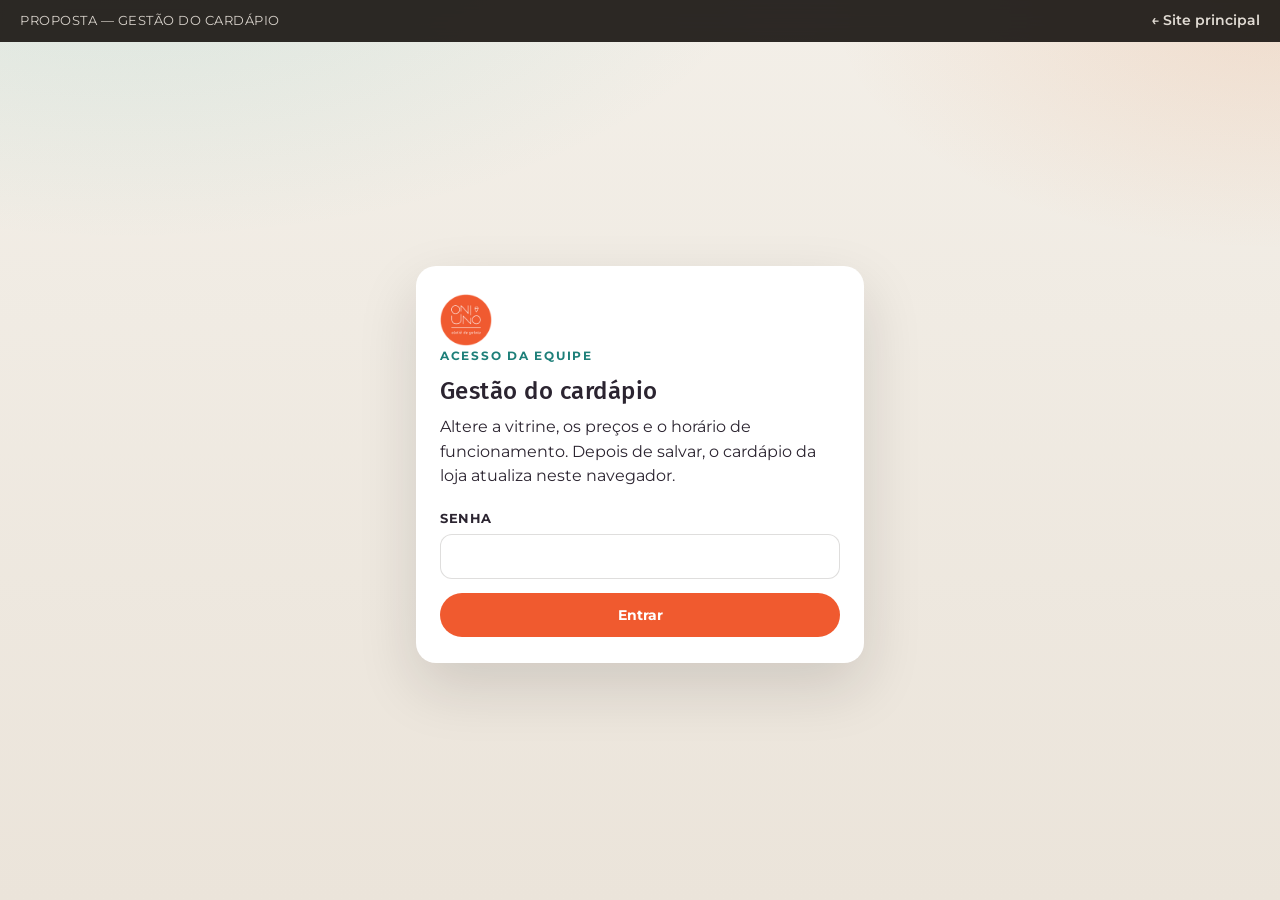
<file: gestao.html>
<!DOCTYPE html>
<html lang="pt-BR">
<head>
  <meta charset="UTF-8" />
  <meta name="viewport" content="width=device-width, initial-scale=1.0" />
  <title>Gestão do cardápio — ONI UNO</title>
  <meta name="robots" content="noindex" />
  <link rel="preconnect" href="https://fonts.googleapis.com" />
  <link rel="preconnect" href="https://fonts.gstatic.com" crossorigin />
  <link href="https://fonts.googleapis.com/css2?family=Fira+Sans:ital,wght@0,300;0,400;0,500;0,600;0,700;1,400;1,500&family=Montserrat:ital,wght@0,300;0,400;0,500;0,600;0,700;1,400&display=swap" rel="stylesheet" />
  <meta http-equiv="Cache-Control" content="no-cache, no-store, must-revalidate" />
  <link rel="stylesheet" href="styles.css?v=16" />
</head>
<body class="page-admin">
  <div class="proposal-bar" role="region" aria-label="Controles da proposta">
    <span class="proposal-bar__label">Proposta — gestão do cardápio</span>
    <a class="proposal-bar__link" href="index.html">← Site principal</a>
  </div>

  <section class="admin-login" id="admin-login">
    <div class="admin-login__card">
      <img class="logo__img" src="images/logo-oni-uno.png" alt="ONI UNO ateliê de gelato" width="56" height="56" />
      <p class="eyebrow">Acesso da equipe</p>
      <h1>Gestão do cardápio</h1>
      <p>Altere a vitrine, os preços e o horário de funcionamento. Depois de salvar, o cardápio da loja atualiza neste navegador.</p>
      <form id="login-form">
        <label>
          Senha
          <input id="pin" type="password" name="password" autocomplete="current-password" required />
        </label>
        <p class="admin-error" id="login-error" hidden>Senha incorreta.</p>
        <button class="btn btn--solid" type="submit">Entrar</button>
      </form>
    </div>
  </section>

  <div class="admin-app" id="admin-app" hidden>
    <header class="admin-top">
      <div>
        <p class="eyebrow">Cardápio ao vivo</p>
        <h1>Gestão</h1>
      </div>
      <div class="admin-top__actions">
        <a class="btn btn--ghost" id="preview-link" href="cardapio-sudoeste.html" target="_blank" rel="noopener">Ver cardápio</a>
        <button class="btn btn--solid" type="button" id="save-btn">Salvar e publicar</button>
      </div>
    </header>

    <p class="admin-status" id="admin-status" aria-live="polite"></p>

    <div class="admin-tabs" role="tablist" aria-label="Loja">
      <button type="button" class="is-active" data-store-tab="sudoeste">Sudoeste</button>
      <button type="button" data-store-tab="asa-norte">Asa Norte</button>
    </div>

    <div class="admin-tabs admin-tabs--sub" role="tablist" aria-label="Seção">
      <button type="button" class="is-active" data-panel="vitrine">Vitrine</button>
      <button type="button" data-panel="itens">Itens e preços</button>
      <button type="button" data-panel="horarios">Horários</button>
    </div>

    <div id="admin-board" class="admin-board"></div>
  </div>

  <script src="js/cardapio-store.js?v=16"></script>
  <script src="js/gestao.js?v=16"></script>
</body>
</html>
</file>
<file: styles.css>
:root {
  --ink: #2b2430;
  --ink-soft: #5a5160;
  --paper: #f7f4ef;
  --paper-2: #efe8df;
  --stone: #e6e0d8;
  /* Brand orange sampled from official logo */
  --brand: #f05a2f;
  --brand-deep: #d44820;
  --terracotta: var(--brand);
  --terracotta-deep: var(--brand-deep);
  --teal: #2aa8a0;
  --teal-deep: #1d7f79;
  --white: #ffffff;
  --shadow: 0 24px 60px rgba(28, 23, 20, 0.14);
  --radius: 1.25rem;
  /* Tipografia do site atual / identidade */
  --font-display: "Fira Sans", "Montserrat", system-ui, sans-serif;
  --font-body: "Montserrat", "Fira Sans", system-ui, sans-serif;
  --header-h: 4.5rem;
  --ease: cubic-bezier(0.22, 1, 0.36, 1);
}

*,
*::before,
*::after {
  box-sizing: border-box;
}

html {
  scroll-behavior: smooth;
}

body {
  margin: 0;
  font-family: var(--font-body);
  color: var(--ink);
  background:
    radial-gradient(1200px 600px at 10% -10%, rgba(42, 168, 160, 0.14), transparent 55%),
    radial-gradient(900px 500px at 100% 0%, rgba(224, 122, 58, 0.16), transparent 50%),
    linear-gradient(180deg, #f3efe8 0%, #ebe4da 100%);
  min-height: 100vh;
  line-height: 1.55;
}

img {
  max-width: 100%;
  display: block;
}

a {
  color: inherit;
  text-decoration: none;
}

button {
  font: inherit;
  border: 0;
  background: none;
  cursor: pointer;
  color: inherit;
}

h1, h2, h3 {
  font-family: var(--font-display);
  line-height: 1.15;
  letter-spacing: 0.02em;
  font-weight: 500;
  margin: 0;
}

.visually-hidden {
  position: absolute;
  width: 1px;
  height: 1px;
  padding: 0;
  margin: -1px;
  overflow: hidden;
  clip: rect(0, 0, 0, 0);
  white-space: nowrap;
  border: 0;
}

p {
  margin: 0;
}

ul {
  margin: 0;
  padding: 0;
  list-style: none;
}

/* Proposal chrome */
.proposal-bar {
  position: sticky;
  top: 0;
  z-index: 100;
  display: flex;
  align-items: center;
  justify-content: space-between;
  gap: 1rem;
  padding: 0.65rem 1.25rem;
  background: rgba(28, 23, 20, 0.92);
  color: #f5efe7;
  backdrop-filter: blur(10px);
}

.proposal-bar__label {
  font-size: 0.8rem;
  letter-spacing: 0.04em;
  text-transform: uppercase;
  opacity: 0.85;
}

.proposal-bar__toggles {
  display: flex;
  gap: 0.4rem;
  padding: 0.2rem;
  border-radius: 999px;
  background: rgba(255, 255, 255, 0.08);
}

.proposal-bar__btn {
  padding: 0.45rem 0.9rem;
  border-radius: 999px;
  font-size: 0.85rem;
  font-weight: 600;
  color: rgba(245, 239, 231, 0.75);
  transition: background 0.25s var(--ease), color 0.25s var(--ease);
}

.proposal-bar__btn.is-active {
  background: var(--terracotta);
  color: var(--white);
}

.viewport-shell {
  display: flex;
  justify-content: center;
  padding: 1.5rem 1rem 3rem;
  transition: padding 0.4s var(--ease);
}

.viewport-shell[data-viewport="mobile"] {
  padding-top: 1.25rem;
}

.site-frame {
  width: min(1180px, 100%);
  background: var(--paper);
  border-radius: 1.75rem;
  overflow: clip;
  box-shadow: var(--shadow);
  position: relative;
  transition: width 0.45s var(--ease), border-radius 0.45s var(--ease);
}

.viewport-shell[data-viewport="mobile"] .site-frame {
  width: min(390px, 100%);
  border-radius: 1.5rem;
  border: 8px solid #2a241f;
  box-shadow:
    0 0 0 2px #4a4038,
    var(--shadow);
}

/* Header */
.site-header {
  position: sticky;
  top: 0;
  z-index: 40;
  display: flex;
  align-items: center;
  justify-content: space-between;
  gap: 1rem;
  min-height: var(--header-h);
  padding: 0.85rem 1.5rem;
  background: rgba(247, 244, 239, 0.88);
  backdrop-filter: blur(14px);
  border-bottom: 1px solid rgba(28, 23, 20, 0.06);
}

.logo {
  display: flex;
  align-items: center;
}

.logo__img {
  width: 3.25rem;
  height: 3.25rem;
  object-fit: contain;
  display: block;
}

.footer__brand .logo__img {
  width: 3.5rem;
  height: 3.5rem;
}

.nav {
  display: flex;
  gap: 1.15rem;
  font-size: 0.92rem;
  font-weight: 600;
}

.nav a {
  position: relative;
  opacity: 0.78;
  transition: opacity 0.2s var(--ease);
}

.nav a:hover,
.nav a:focus-visible {
  opacity: 1;
}

.header-actions {
  display: flex;
  align-items: center;
  gap: 0.55rem;
}

.btn {
  display: inline-flex;
  align-items: center;
  justify-content: center;
  gap: 0.4rem;
  padding: 0.7rem 1.15rem;
  border-radius: 999px;
  font-weight: 700;
  font-size: 0.9rem;
  transition: transform 0.25s var(--ease), background 0.25s var(--ease), color 0.25s var(--ease);
}

.btn:hover {
  transform: translateY(-1px);
}

.btn--solid {
  background: var(--terracotta);
  color: var(--white);
}

.btn--solid:hover {
  background: var(--terracotta-deep);
}

.btn--ghost {
  background: transparent;
  border: 1px solid rgba(28, 23, 20, 0.14);
}

.btn--light {
  background: rgba(255, 255, 255, 0.92);
  color: var(--ink);
}

.btn--lg {
  padding: 0.95rem 1.4rem;
  font-size: 0.95rem;
}

.nav-toggle {
  display: none;
  width: 2.5rem;
  height: 2.5rem;
  border-radius: 50%;
  border: 1px solid rgba(28, 23, 20, 0.12);
  place-items: center;
  gap: 5px;
  flex-direction: column;
}

.nav-toggle span {
  display: block;
  width: 1rem;
  height: 2px;
  background: var(--ink);
  border-radius: 2px;
  transition: transform 0.25s var(--ease);
}

.mobile-nav {
  display: none;
  flex-direction: column;
  gap: 0.85rem;
  padding: 1rem 1.5rem 1.25rem;
  background: var(--paper);
  border-bottom: 1px solid rgba(28, 23, 20, 0.06);
}

.mobile-nav a {
  font-weight: 600;
}

.mobile-nav .btn {
  margin-top: 0.35rem;
}

/* Hero */
.hero {
  position: relative;
  min-height: min(92vh, 820px);
  display: grid;
  align-items: end;
  color: var(--white);
  overflow: hidden;
}

.hero__media {
  position: absolute;
  inset: 0;
}

.hero__img {
  width: 100%;
  height: 100%;
  object-fit: cover;
  transform: scale(1.04);
  animation: heroZoom 12s var(--ease) forwards;
}

.hero__veil {
  position: absolute;
  inset: 0;
  background:
    linear-gradient(180deg, rgba(20, 16, 14, 0.18) 0%, rgba(20, 16, 14, 0.28) 40%, rgba(20, 16, 14, 0.78) 100%),
    linear-gradient(90deg, rgba(20, 16, 14, 0.35) 0%, transparent 55%);
}

.hero__content {
  position: relative;
  z-index: 1;
  padding: clamp(2rem, 6vw, 4.5rem);
  max-width: 36rem;
  animation: riseIn 1s var(--ease) both;
}

.hero__brand {
  margin: 0 0 1.1rem;
}

.hero__logo {
  width: clamp(8.5rem, 18vw, 12.25rem);
  height: auto;
  display: block;
  filter: drop-shadow(0 16px 36px rgba(0, 0, 0, 0.35));
}

.hero__lead {
  font-family: var(--font-body);
  font-size: 1.05rem;
  font-weight: 400;
  max-width: 28rem;
  color: rgba(255, 255, 255, 0.92);
  margin-bottom: 1.5rem;
}

.hero__cta {
  display: flex;
  flex-wrap: wrap;
  gap: 0.7rem;
}

@keyframes heroZoom {
  from { transform: scale(1.08); }
  to { transform: scale(1); }
}

@keyframes riseIn {
  from {
    opacity: 0;
    transform: translateY(28px);
  }
  to {
    opacity: 1;
    transform: translateY(0);
  }
}

/* Sections shared */
.eyebrow {
  font-size: 0.78rem;
  font-weight: 700;
  letter-spacing: 0.14em;
  text-transform: uppercase;
  color: var(--teal-deep);
  margin-bottom: 0.75rem;
}

.section-head {
  max-width: 38rem;
  margin-bottom: 2rem;
}

.section-head h2,
.manifesto__copy h2,
.exp-copy h2,
.historia__inner h2,
.parceiros__copy h2 {
  font-size: clamp(1.9rem, 4vw, 2.8rem);
  margin-bottom: 0.75rem;
}

.section-head p,
.manifesto__copy > p:last-child,
.exp-copy > p,
.historia__columns p {
  color: var(--ink-soft);
  font-size: 1.05rem;
}

.reveal {
  opacity: 0;
  transform: translateY(28px);
  transition: opacity 0.8s var(--ease), transform 0.8s var(--ease);
}

.reveal.is-visible {
  opacity: 1;
  transform: translateY(0);
}

/* Manifesto */
.manifesto {
  display: grid;
  grid-template-columns: 1.05fr 0.95fr;
  gap: clamp(1.5rem, 4vw, 3rem);
  align-items: center;
  padding: clamp(3rem, 7vw, 5.5rem) clamp(1.5rem, 5vw, 4rem);
}

.manifesto__figure {
  margin: 0;
  border-radius: var(--radius);
  overflow: hidden;
  aspect-ratio: 4 / 5;
}

.manifesto__figure img {
  width: 100%;
  height: 100%;
  object-fit: cover;
}

.story-strip {
  position: relative;
  min-height: 420px;
  display: grid;
  place-items: end start;
  overflow: hidden;
}

.story-strip img {
  position: absolute;
  inset: 0;
  width: 100%;
  height: 100%;
  object-fit: cover;
}

.story-strip blockquote {
  position: relative;
  z-index: 1;
  margin: 0;
  padding: clamp(1.75rem, 4vw, 3rem);
  max-width: 36rem;
  color: var(--white);
  background: linear-gradient(90deg, rgba(20, 16, 14, 0.72), transparent);
}

.story-strip p {
  font-family: var(--font-display);
  font-size: clamp(1.35rem, 3vw, 1.9rem);
  font-weight: 400;
  line-height: 1.3;
  margin-bottom: 0.85rem;
}

.story-strip cite {
  font-style: normal;
  font-size: 0.9rem;
  opacity: 0.85;
}

/* Sabores */
.sabores {
  padding: clamp(3rem, 7vw, 5.5rem) clamp(1.5rem, 5vw, 4rem);
  background:
    linear-gradient(180deg, rgba(255, 255, 255, 0.55), transparent 30%),
    var(--paper);
}

.flavor-tabs {
  display: flex;
  flex-wrap: wrap;
  gap: 0.5rem;
  margin-bottom: 1.75rem;
}

.flavor-tab {
  padding: 0.7rem 1.1rem;
  border-radius: 999px;
  background: var(--stone);
  font-weight: 700;
  font-size: 0.9rem;
  transition: background 0.25s var(--ease), color 0.25s var(--ease);
}

.flavor-tab.is-active {
  background: var(--ink);
  color: var(--paper);
}

.flavor-grid {
  display: grid;
  grid-template-columns: repeat(4, 1fr);
  gap: 1rem;
}

.flavor-grid--compact {
  grid-template-columns: repeat(3, 1fr);
}

.flavor {
  padding: 1.15rem 1.1rem 1.25rem;
  border-top: 1px solid rgba(28, 23, 20, 0.12);
}

.flavor h3 {
  font-size: 1.05rem;
  margin-bottom: 0.45rem;
}

.flavor p {
  font-size: 0.92rem;
  color: var(--ink-soft);
}

.tag {
  display: inline-block;
  margin-top: 0.7rem;
  padding: 0.2rem 0.55rem;
  border-radius: 999px;
  font-size: 0.7rem;
  font-weight: 700;
  letter-spacing: 0.04em;
  text-transform: uppercase;
  background: rgba(224, 122, 58, 0.14);
  color: var(--terracotta-deep);
}

.tag--teal {
  background: rgba(42, 168, 160, 0.16);
  color: var(--teal-deep);
}

.flavor-note {
  margin-bottom: 1rem;
  color: var(--ink-soft);
}

.sabores__visual {
  margin: 2.5rem 0 0;
  border-radius: var(--radius);
  overflow: hidden;
  max-height: 420px;
}

.sabores__visual img {
  width: 100%;
  height: 100%;
  object-fit: cover;
}

/* Tamanhos */
.tamanhos {
  padding: clamp(3rem, 7vw, 5.5rem) clamp(1.5rem, 5vw, 4rem);
  background:
    radial-gradient(700px 300px at 80% 20%, rgba(42, 168, 160, 0.1), transparent),
    var(--paper-2);
}

.size-grid {
  display: grid;
  grid-template-columns: 1fr 1fr;
  gap: 1.25rem;
}

.size-card {
  display: grid;
  grid-template-columns: 0.9fr 1.1fr;
  gap: 1rem;
  align-items: stretch;
  background: rgba(255, 255, 255, 0.55);
  border-radius: var(--radius);
  overflow: hidden;
  border: 1px solid rgba(28, 23, 20, 0.06);
}

.size-card img {
  width: 100%;
  height: 100%;
  min-height: 220px;
  object-fit: cover;
}

.size-card > div {
  padding: 1.25rem 1.25rem 1.35rem 0.25rem;
}

.size-card h3 {
  font-size: 1.35rem;
  margin-bottom: 0.35rem;
}

.size-card > div > p {
  color: var(--ink-soft);
  font-size: 0.95rem;
  margin-bottom: 1rem;
}

.size-card ul {
  display: grid;
  gap: 0.55rem;
}

.size-card li {
  display: flex;
  justify-content: space-between;
  align-items: flex-start;
  gap: 1rem;
  padding-bottom: 0.45rem;
  border-bottom: 1px dashed rgba(28, 23, 20, 0.12);
  font-size: 0.95rem;
}

.size-card li > div {
  display: grid;
  gap: 0.2rem;
  padding: 0;
}

.size-card li small {
  color: var(--ink-soft);
  font-size: 0.82rem;
  line-height: 1.35;
}

.size-tags {
  display: flex;
  flex-wrap: wrap;
  gap: 0.4rem;
  margin-top: 0.85rem !important;
  margin-bottom: 0 !important;
}

/* Experiência */
.experiencia {
  padding: clamp(3rem, 7vw, 5.5rem) clamp(1.5rem, 5vw, 4rem);
}

.exp-grid {
  display: grid;
  grid-template-columns: 1.1fr 0.9fr;
  gap: clamp(1.25rem, 3vw, 2.5rem);
  align-items: center;
  margin-bottom: 1.5rem;
}

.exp-media {
  margin: 0;
  border-radius: var(--radius);
  overflow: hidden;
  aspect-ratio: 5 / 4;
}

.exp-media img,
.historia__visual img {
  width: 100%;
  height: 100%;
  object-fit: cover;
}

.exp-list {
  margin-top: 1.25rem;
  display: grid;
  gap: 0.65rem;
}

.exp-list li {
  position: relative;
  padding-left: 1.2rem;
  font-weight: 600;
}

.exp-list li::before {
  content: "";
  position: absolute;
  left: 0;
  top: 0.55rem;
  width: 0.55rem;
  height: 0.55rem;
  border-radius: 50%;
  background: var(--teal);
}

/* História */
.historia {
  display: grid;
  grid-template-columns: 1fr 1fr;
  min-height: 520px;
  background: var(--ink);
  color: var(--paper);
}

.historia__inner {
  padding: clamp(2.5rem, 5vw, 4rem);
  display: flex;
  flex-direction: column;
  justify-content: center;
}

.historia .eyebrow {
  color: #8fd4cf;
}

.historia__lead {
  font-family: var(--font-display);
  font-size: 1.25rem;
  font-weight: 400;
  font-style: italic;
  margin-bottom: 1.5rem;
  color: rgba(247, 244, 239, 0.92);
}

.historia__columns {
  display: grid;
  gap: 1rem;
}

.historia__columns p {
  color: rgba(247, 244, 239, 0.72);
}

.historia__visual {
  margin: 0;
  min-height: 320px;
}

/* Lojas */
.lojas {
  padding: clamp(3rem, 7vw, 5.5rem) clamp(1.5rem, 5vw, 4rem);
}

.store-grid {
  display: grid;
  grid-template-columns: 1fr 1fr;
  gap: 1.25rem;
}

.store {
  padding: 1.75rem;
  border-radius: var(--radius);
  background:
    linear-gradient(160deg, rgba(42, 168, 160, 0.08), transparent 40%),
    rgba(255, 255, 255, 0.65);
  border: 1px solid rgba(28, 23, 20, 0.08);
}

.store h3 {
  font-size: 1.7rem;
  margin-bottom: 0.4rem;
}

.store__addr {
  color: var(--ink-soft);
  margin-bottom: 1.25rem;
}

.store__hours {
  display: grid;
  gap: 0.55rem;
  margin-bottom: 1.5rem;
}

.store__hours li {
  display: flex;
  justify-content: space-between;
  gap: 1rem;
  font-size: 0.95rem;
  border-bottom: 1px solid rgba(28, 23, 20, 0.08);
  padding-bottom: 0.45rem;
}

.store__actions {
  display: flex;
  flex-wrap: wrap;
  gap: 0.55rem;
}

.btn--ifood {
  background: #ea1d2c;
  color: #fff;
}

.btn--ifood:hover {
  background: #c91826;
}

/* Parceiros */
.parceiros {
  padding: 0 clamp(1.5rem, 5vw, 4rem) clamp(3rem, 7vw, 5rem);
}

.parceiros__inner {
  border-radius: calc(var(--radius) + 0.25rem);
  padding: clamp(2rem, 5vw, 3.5rem);
  background:
    linear-gradient(135deg, #2a221c 0%, #3a4f4c 100%);
  color: var(--paper);
}

.parceiros__copy {
  max-width: 38rem;
}

.parceiros .eyebrow {
  color: #9fe0db;
}

.parceiros__copy > p:not(.eyebrow) {
  color: rgba(247, 244, 239, 0.82);
  font-size: 1.05rem;
  margin-bottom: 1.5rem;
}

.parceiros__copy h2 {
  margin-bottom: 0.85rem;
  color: #fff;
}

.contact-modal {
  position: fixed;
  inset: 0;
  z-index: 400;
  display: grid;
  place-items: center;
  padding: 1rem;
}

.contact-modal[hidden] {
  display: none !important;
}

.contact-modal__backdrop {
  position: absolute;
  inset: 0;
  background: rgba(28, 23, 20, 0.55);
  border: 0;
  border-radius: 0;
  cursor: pointer;
}

body.contact-open {
  overflow: hidden;
}

.contact-dialog {
  position: relative;
  z-index: 1;
  width: min(34rem, calc(100vw - 1.5rem));
  max-height: calc(100vh - 2rem);
  overflow: auto;
  border: 0;
  border-radius: var(--radius);
  padding: 0;
  background: var(--paper);
  box-shadow: var(--shadow);
  color: var(--ink);
}

.contact-dialog__form {
  position: relative;
  padding: 1.5rem 1.35rem 1.4rem;
}

.contact-dialog__form > p:not(.eyebrow):not(.contact-dialog__status) {
  color: var(--ink-soft);
  margin-bottom: 1.1rem;
}

.contact-dialog__form h2 {
  margin-bottom: 0.4rem;
}

.contact-dialog__close {
  position: absolute;
  top: 0.7rem;
  right: 0.7rem;
  width: 2.1rem;
  height: 2.1rem;
  border-radius: 999px;
  background: var(--stone);
  font-size: 1.35rem;
  line-height: 1;
}

.contact-dialog__grid {
  display: grid;
  grid-template-columns: 1fr 1fr;
  gap: 0.75rem 0.85rem;
}

.contact-dialog__full {
  grid-column: 1 / -1;
}

.contact-dialog__form label {
  display: grid;
  gap: 0.35rem;
  font-size: 0.78rem;
  font-weight: 700;
  letter-spacing: 0.04em;
  text-transform: uppercase;
}

.contact-dialog__form input,
.contact-dialog__form textarea {
  width: 100%;
  font: inherit;
  text-transform: none;
  letter-spacing: 0;
  font-weight: 500;
  color: var(--ink);
  border: 1px solid rgba(28, 23, 20, 0.14);
  border-radius: 0.75rem;
  padding: 0.7rem 0.8rem;
  background: #fff;
}

.contact-dialog__honey {
  position: absolute;
  left: -9999px;
  width: 1px;
  height: 1px;
  opacity: 0;
}

.contact-dialog__status {
  margin: 0.85rem 0 0;
  font-size: 0.92rem;
}

.contact-dialog__status[data-kind="ok"] { color: var(--teal-deep); }
.contact-dialog__status[data-kind="warn"] { color: var(--brand-deep); }

.contact-dialog__actions {
  display: flex;
  justify-content: flex-end;
  gap: 0.5rem;
  margin-top: 1.15rem;
}

@media (max-width: 560px) {
  .contact-dialog__grid {
    grid-template-columns: 1fr;
  }
}

/* Footer */
.site-footer {
  display: flex;
  flex-wrap: wrap;
  align-items: center;
  justify-content: space-between;
  gap: 1rem;
  padding: 1.5rem clamp(1.5rem, 5vw, 4rem) 2rem;
  border-top: 1px solid rgba(28, 23, 20, 0.08);
}

.footer__brand {
  display: flex;
  align-items: center;
  gap: 0.7rem;
}

.footer__brand > div {
  display: flex;
  flex-direction: column;
  line-height: 1.05;
}

.footer__meta {
  display: flex;
  flex-wrap: wrap;
  gap: 1rem;
  font-weight: 600;
  font-size: 0.92rem;
}

.footer__note {
  width: 100%;
  font-size: 0.78rem;
  color: var(--ink-soft);
}

/* Responsive site (real mobile, and forced mobile preview) */
@media (max-width: 980px) {
  .nav,
  .header-actions .btn--ghost {
    display: none;
  }

  .nav-toggle {
    display: inline-flex;
  }

  .mobile-nav.is-open {
    display: flex;
  }

  .manifesto,
  .exp-grid,
  .historia {
    grid-template-columns: 1fr;
  }

  .flavor-grid,
  .flavor-grid--compact {
    grid-template-columns: 1fr 1fr;
  }

  .size-grid,
  .store-grid {
    grid-template-columns: 1fr;
  }

  .size-card {
    grid-template-columns: 1fr;
    background: #fff;
  }

  .size-card > div {
    padding: 1.15rem 1.2rem 1.35rem;
    background: #fff;
  }

  .size-card img {
    width: 100%;
    height: 132px;
    min-height: 132px;
    max-height: 132px;
    object-fit: cover;
    filter: brightness(1.05) saturate(0.85);
  }

  .historia__visual {
    min-height: 280px;
  }
}

@media (max-width: 640px) {
  .hero {
    min-height: 85vh;
  }

  .hero__cta {
    flex-direction: column;
    align-items: stretch;
  }

  .flavor-grid,
  .flavor-grid--compact {
    grid-template-columns: 1fr;
  }

  .site-header {
    padding-inline: 1rem;
  }

  .manifesto,
  .sabores,
  .tamanhos,
  .experiencia,
  .lojas,
  .parceiros,
  .cardapio-hub {
    padding-inline: 1.1rem;
  }

  .parceiros {
    padding-bottom: 2.5rem;
  }

  .parceiros__inner {
    padding: 1.6rem 1.25rem 1.75rem;
    border-radius: 1.1rem;
    background: #2a221c;
  }

  .parceiros__copy h2 {
    font-size: 1.55rem;
    line-height: 1.2;
  }

  .parceiros__copy > p:not(.eyebrow) {
    font-size: 0.95rem;
    margin-bottom: 1.25rem;
  }

  .parceiros__copy .btn {
    width: 100%;
  }

  .store__actions {
    flex-direction: column;
  }

  .store__actions .btn {
    width: 100%;
  }
}

/* Forced mobile preview styles (even on wide screens) */
.viewport-shell[data-viewport="mobile"] .nav,
.viewport-shell[data-viewport="mobile"] .header-actions .btn--ghost {
  display: none;
}

.viewport-shell[data-viewport="mobile"] .nav-toggle {
  display: inline-flex;
}

.viewport-shell[data-viewport="mobile"] .mobile-nav.is-open {
  display: flex;
}

.viewport-shell[data-viewport="mobile"] .manifesto,
.viewport-shell[data-viewport="mobile"] .exp-grid,
.viewport-shell[data-viewport="mobile"] .historia,
.viewport-shell[data-viewport="mobile"] .size-grid,
.viewport-shell[data-viewport="mobile"] .store-grid,
.viewport-shell[data-viewport="mobile"] .flavor-grid,
.viewport-shell[data-viewport="mobile"] .flavor-grid--compact {
  grid-template-columns: 1fr;
}

.viewport-shell[data-viewport="mobile"] .size-card {
  grid-template-columns: 1fr;
  background: #fff;
}

.viewport-shell[data-viewport="mobile"] .size-card > div {
  padding: 1.15rem 1.2rem 1.35rem;
  background: #fff;
}

.viewport-shell[data-viewport="mobile"] .size-card img {
  width: 100%;
  height: 132px;
  min-height: 132px;
  max-height: 132px;
  object-fit: cover;
  filter: brightness(1.05) saturate(0.85);
}

.viewport-shell[data-viewport="mobile"] .hero {
  min-height: 78vh;
}

.viewport-shell[data-viewport="mobile"] .hero__logo {
  width: 7.5rem;
}

.viewport-shell[data-viewport="mobile"] .hero__cta {
  flex-direction: column;
  align-items: stretch;
}

.viewport-shell[data-viewport="mobile"] .site-header {
  padding-inline: 1rem;
}

.viewport-shell[data-viewport="mobile"] .manifesto,
.viewport-shell[data-viewport="mobile"] .sabores,
.viewport-shell[data-viewport="mobile"] .tamanhos,
.viewport-shell[data-viewport="mobile"] .experiencia,
.viewport-shell[data-viewport="mobile"] .lojas,
.viewport-shell[data-viewport="mobile"] .parceiros,
.viewport-shell[data-viewport="mobile"] .cardapio-hub {
  padding-inline: 1.1rem;
}

.viewport-shell[data-viewport="mobile"] .parceiros {
  padding-bottom: 2.5rem;
}

.viewport-shell[data-viewport="mobile"] .parceiros__inner {
  padding: 1.6rem 1.25rem 1.75rem;
  border-radius: 1.1rem;
  background: #2a221c;
}

.viewport-shell[data-viewport="mobile"] .parceiros__copy h2 {
  font-size: 1.55rem;
  line-height: 1.2;
}

.viewport-shell[data-viewport="mobile"] .parceiros__copy > p:not(.eyebrow) {
  font-size: 0.95rem;
  margin-bottom: 1.25rem;
}

.viewport-shell[data-viewport="mobile"] .parceiros__copy .btn {
  width: 100%;
}

.viewport-shell[data-viewport="mobile"] .store__actions {
  flex-direction: column;
}

.viewport-shell[data-viewport="mobile"] .store__actions .btn {
  width: 100%;
}

.viewport-shell[data-viewport="mobile"] .historia__visual {
  min-height: 240px;
}

@media (prefers-reduced-motion: reduce) {
  html { scroll-behavior: auto; }
  .hero__img,
  .hero__content,
  .reveal {
    animation: none !important;
    transition: none !important;
    opacity: 1 !important;
    transform: none !important;
  }
}

/* Homepage: cardápio por loja */
.cardapio-hub {
  padding: clamp(3rem, 7vw, 5.5rem) clamp(1.5rem, 5vw, 4rem);
}

.store--menu {
  padding: 0;
  overflow: hidden;
}

.store--menu img {
  width: 100%;
  height: 180px;
  object-fit: cover;
}

.store--menu > div {
  padding: 1.35rem 1.5rem 1.5rem;
}

.qr-hint {
  margin: 0 0 1rem;
  font-size: 0.78rem;
  color: var(--ink-soft);
}

.qr-hint code {
  font-size: 0.78rem;
  background: rgba(28, 23, 20, 0.06);
  padding: 0.12rem 0.4rem;
  border-radius: 0.35rem;
}

.proposal-bar__link {
  font-size: 0.85rem;
  font-weight: 600;
  color: #f5efe7;
  opacity: 0.9;
}

.size-card--single {
  grid-column: 1 / -1;
  max-width: 52rem;
}

.page-menu .size-card--single,
.page-menu .size-grid .size-card:only-child {
  grid-column: auto;
  max-width: none;
}

/* Cardápio pages (QR) */
.page-menu {
  background:
    radial-gradient(900px 420px at 10% -10%, rgba(42, 168, 160, 0.12), transparent 55%),
    linear-gradient(180deg, #f3efe8 0%, #ebe4da 100%);
}

.page-menu .proposal-bar {
  position: sticky;
}

.page-menu .viewport-shell {
  padding-top: 1.25rem;
}

.page-menu .site-frame.menu-shell {
  width: min(860px, 100%);
  overflow: visible;
  min-height: calc(100vh - 6rem);
}

.page-menu .viewport-shell[data-viewport="mobile"] .site-frame.menu-shell {
  width: min(390px, 100%);
  min-height: 0;
  overflow: clip;
}

.page-menu .menu-header {
  top: 3.4rem;
}

.page-menu .menu-jump {
  top: calc(3.4rem + var(--header-h));
}

.page-menu .viewport-shell[data-viewport="mobile"] .menu-header,
.page-menu .viewport-shell[data-viewport="mobile"] .menu-jump {
  position: relative;
  top: auto;
}

.page-menu .viewport-shell[data-viewport="mobile"] .menu-jump {
  gap: 0.35rem;
  padding: 0.6rem 0.9rem 0.75rem;
}

.page-menu .viewport-shell[data-viewport="mobile"] .menu-jump a {
  padding: 0.38rem 0.7rem;
  font-size: 0.78rem;
}

.menu-shell {
  width: min(860px, 100%);
  margin: 0 auto;
  background: var(--paper);
  min-height: 100vh;
  box-shadow: var(--shadow);
}

.menu-header {
  position: sticky;
  top: 0;
  z-index: 40;
}

.menu-header__store {
  margin: 0;
  font-family: var(--font-display);
  font-weight: 600;
  letter-spacing: 0.06em;
  text-transform: uppercase;
  font-size: 0.92rem;
}

.menu-jump {
  position: sticky;
  top: var(--header-h);
  z-index: 35;
  display: flex;
  flex-wrap: wrap;
  gap: 0.4rem;
  padding: 0.55rem 1rem 0.7rem;
  background: rgba(247, 244, 239, 0.94);
  backdrop-filter: blur(12px);
  border-bottom: 1px solid rgba(28, 23, 20, 0.06);
}

.menu-jump a {
  flex: 0 0 auto;
  padding: 0.45rem 0.85rem;
  border-radius: 999px;
  background: var(--stone);
  font-size: 0.82rem;
  font-weight: 700;
}

.menu-hero {
  padding: 1.75rem 1.25rem 1.5rem;
}

.menu-hero h1 {
  font-size: clamp(2rem, 6vw, 2.8rem);
  margin-bottom: 0.35rem;
}

.menu-hero__addr {
  color: var(--ink-soft);
  margin-bottom: 1rem;
}

.menu-hero__hours {
  max-width: 22rem;
  margin-bottom: 1.25rem;
}

.menu-block {
  padding: 2rem 1.25rem 2.4rem;
}

.menu-block.tamanhos {
  padding-inline: 1.25rem;
}

.menu-group {
  font-size: 1.05rem;
  letter-spacing: 0.08em;
  text-transform: uppercase;
  color: var(--terracotta-deep);
  margin: 1.75rem 0 0.35rem;
}

.menu-group__lead {
  color: var(--ink-soft);
  font-size: 0.92rem;
  margin-bottom: 0.75rem;
}

.page-menu .flavor-grid {
  grid-template-columns: 1fr 1fr;
}

.page-menu .size-grid {
  grid-template-columns: 1fr;
}

.page-menu .size-card {
  grid-template-columns: 1fr;
  background: #fff;
}

.page-menu .size-card img {
  height: 160px;
  min-height: 160px;
}

.page-menu .size-card > div {
  padding: 1.1rem 1.15rem 1.25rem;
}

@media (min-width: 720px) {
  .menu-hero,
  .menu-block {
    padding-inline: 2rem;
  }

  .page-menu .flavor-grid {
    grid-template-columns: 1fr 1fr 1fr;
  }

  .page-menu .size-grid {
    grid-template-columns: 1fr 1fr;
  }

  .page-menu .size-card {
    grid-template-columns: 0.9fr 1.1fr;
  }

  .page-menu .size-card img {
    height: 100%;
    min-height: 180px;
  }

  .page-menu .size-card > div {
    padding: 1.2rem 1.2rem 1.3rem 0.2rem;
  }
}

@media (max-width: 640px) {
  .page-menu .flavor-grid,
  .page-menu .flavor-grid--compact {
    grid-template-columns: 1fr;
  }

  .cardapio-hub {
    padding-inline: 1.1rem;
  }

  .menu-jump {
    gap: 0.35rem;
    padding: 0.6rem 0.9rem 0.75rem;
  }

  .menu-jump a {
    padding: 0.38rem 0.7rem;
    font-size: 0.78rem;
  }

  .proposal-bar {
    flex-wrap: wrap;
    row-gap: 0.45rem;
    padding: 0.55rem 0.9rem;
  }

  .proposal-bar__label {
    flex: 1 1 100%;
    white-space: nowrap;
    overflow: hidden;
    text-overflow: ellipsis;
  }

  .proposal-bar__right {
    width: 100%;
    justify-content: space-between;
    flex-wrap: nowrap;
    gap: 0.5rem;
  }
}

.page-menu .viewport-shell[data-viewport="mobile"] .flavor-grid,
.page-menu .viewport-shell[data-viewport="mobile"] .flavor-grid--compact {
  grid-template-columns: 1fr;
}

.page-menu .viewport-shell[data-viewport="mobile"] .size-grid {
  grid-template-columns: 1fr;
}

.page-menu .viewport-shell[data-viewport="mobile"] .size-card {
  grid-template-columns: 1fr;
  background: #fff;
}

.page-menu .viewport-shell[data-viewport="mobile"] .size-card img {
  width: 100%;
  height: 132px;
  min-height: 132px;
  max-height: 132px;
}

.page-menu .viewport-shell[data-viewport="mobile"] .size-card > div {
  padding: 1.15rem 1.2rem 1.35rem;
}

.page-menu .viewport-shell[data-viewport="mobile"] .menu-hero,
.page-menu .viewport-shell[data-viewport="mobile"] .menu-block {
  padding-inline: 1.1rem;
}

.page-menu .viewport-shell[data-viewport="mobile"] .store__actions {
  flex-direction: column;
}

.page-menu .viewport-shell[data-viewport="mobile"] .store__actions .btn {
  width: 100%;
}

.menu-empty {
  color: var(--ink-soft);
  padding: 1rem 0 0.25rem;
}

.proposal-bar__right {
  display: flex;
  align-items: center;
  gap: 0.85rem;
  flex-wrap: wrap;
  justify-content: flex-end;
}

/* Gestão */
.page-admin {
  min-height: 100vh;
}

.admin-login {
  min-height: calc(100vh - 3.4rem);
  display: grid;
  place-items: center;
  padding: 1.5rem;
}

.admin-login[hidden],
.admin-app[hidden] {
  display: none !important;
}

.admin-login__card {
  width: min(28rem, 100%);
  background: var(--white);
  border-radius: var(--radius);
  padding: 1.75rem 1.5rem 1.6rem;
  box-shadow: var(--shadow);
}

.admin-login__card h1 {
  margin: 0.2rem 0 0.6rem;
}

.admin-login__card form {
  display: grid;
  gap: 0.85rem;
  margin-top: 1.2rem;
}

.admin-login__card label,
.admin-select {
  display: grid;
  gap: 0.35rem;
  font-size: 0.82rem;
  font-weight: 700;
  letter-spacing: 0.04em;
  text-transform: uppercase;
}

.admin-login__card input,
.admin-board input,
.admin-board textarea,
.admin-board select {
  width: 100%;
  font: inherit;
  color: var(--ink);
  border: 1px solid rgba(28, 23, 20, 0.14);
  border-radius: 0.75rem;
  padding: 0.7rem 0.8rem;
  background: #fff;
}

.admin-error {
  color: #b42318;
  font-size: 0.9rem;
  margin: 0;
}

.admin-app {
  width: min(920px, 100%);
  margin: 0 auto;
  padding: 1.25rem 1rem 4rem;
}

.admin-top {
  display: flex;
  justify-content: space-between;
  gap: 1rem;
  align-items: flex-end;
  flex-wrap: wrap;
  margin-bottom: 0.75rem;
}

.admin-top h1 {
  font-size: clamp(1.8rem, 5vw, 2.4rem);
}

.admin-top__actions {
  display: flex;
  gap: 0.5rem;
  flex-wrap: wrap;
}

.admin-status {
  min-height: 1.4rem;
  font-size: 0.9rem;
  color: var(--ink-soft);
  margin-bottom: 1rem;
}

.admin-status[data-kind="ok"] { color: var(--teal-deep); }
.admin-status[data-kind="warn"] { color: var(--brand-deep); }
.admin-status[data-kind="err"] { color: #b42318; }

.admin-tabs {
  display: flex;
  flex-wrap: wrap;
  gap: 0.4rem;
  margin-bottom: 0.75rem;
}

.admin-tabs button {
  padding: 0.55rem 0.95rem;
  border-radius: 999px;
  background: var(--stone);
  font-weight: 700;
  font-size: 0.88rem;
}

.admin-tabs button.is-active {
  background: var(--ink);
  color: var(--paper);
}

.admin-tabs--sub {
  margin-bottom: 1.25rem;
}

.admin-card {
  background: #fff;
  border-radius: var(--radius);
  padding: 1.1rem 1rem 1.2rem;
  margin-bottom: 1rem;
  border: 1px solid rgba(28, 23, 20, 0.06);
}

.admin-card__head {
  display: flex;
  justify-content: space-between;
  gap: 0.75rem;
  align-items: flex-start;
  margin-bottom: 0.9rem;
}

.admin-card__head h3 {
  font-size: 1.15rem;
}

.admin-card__head p,
.admin-card__head h3 + p {
  color: var(--ink-soft);
  font-size: 0.88rem;
}

.admin-card__tools {
  display: flex;
  gap: 0.35rem;
}

.admin-flavor,
.admin-item,
.admin-product {
  display: grid;
  gap: 0.65rem;
  padding: 0.85rem 0;
  border-top: 1px solid rgba(28, 23, 20, 0.08);
}

.admin-flavor {
  grid-template-columns: auto 1fr auto;
  align-items: start;
}

.admin-flavor:not(.is-on) {
  opacity: 0.62;
}

.admin-flavor__fields {
  display: grid;
  gap: 0.45rem;
}

.switch {
  display: grid;
  justify-items: center;
  gap: 0.3rem;
  font-size: 0.68rem;
  font-weight: 700;
  text-transform: uppercase;
  letter-spacing: 0.03em;
  color: var(--ink-soft);
  min-width: 4.6rem;
}

.switch input {
  width: 1.2rem;
  height: 1.2rem;
  accent-color: var(--teal);
}

.admin-icon {
  width: 2rem;
  height: 2rem;
  border-radius: 999px;
  background: var(--stone);
  font-size: 1.2rem;
  line-height: 1;
}

.admin-add {
  margin-top: 0.65rem;
}

.admin-product {
  grid-template-columns: 1fr;
}

.admin-items {
  display: grid;
  gap: 0.45rem;
}

.admin-item {
  grid-template-columns: 1.2fr 1.2fr 5.5rem auto;
  border-top: 0;
  padding: 0;
  align-items: center;
}

.admin-hours {
  display: grid;
  gap: 0.45rem;
}

.admin-hour {
  display: grid;
  grid-template-columns: 1.1fr 1.4fr auto;
  gap: 0.65rem;
  align-items: center;
}

.btn.is-dirty {
  box-shadow: 0 0 0 3px rgba(240, 90, 47, 0.35);
}

@media (max-width: 720px) {
  .admin-flavor,
  .admin-item,
  .admin-hour {
    grid-template-columns: 1fr auto;
  }

  .switch {
    grid-column: 1 / -1;
    grid-template-columns: auto 1fr;
    justify-items: start;
    align-items: center;
  }

  .admin-item input[data-field="price"] {
    grid-column: 1 / -1;
  }
}
</file>
